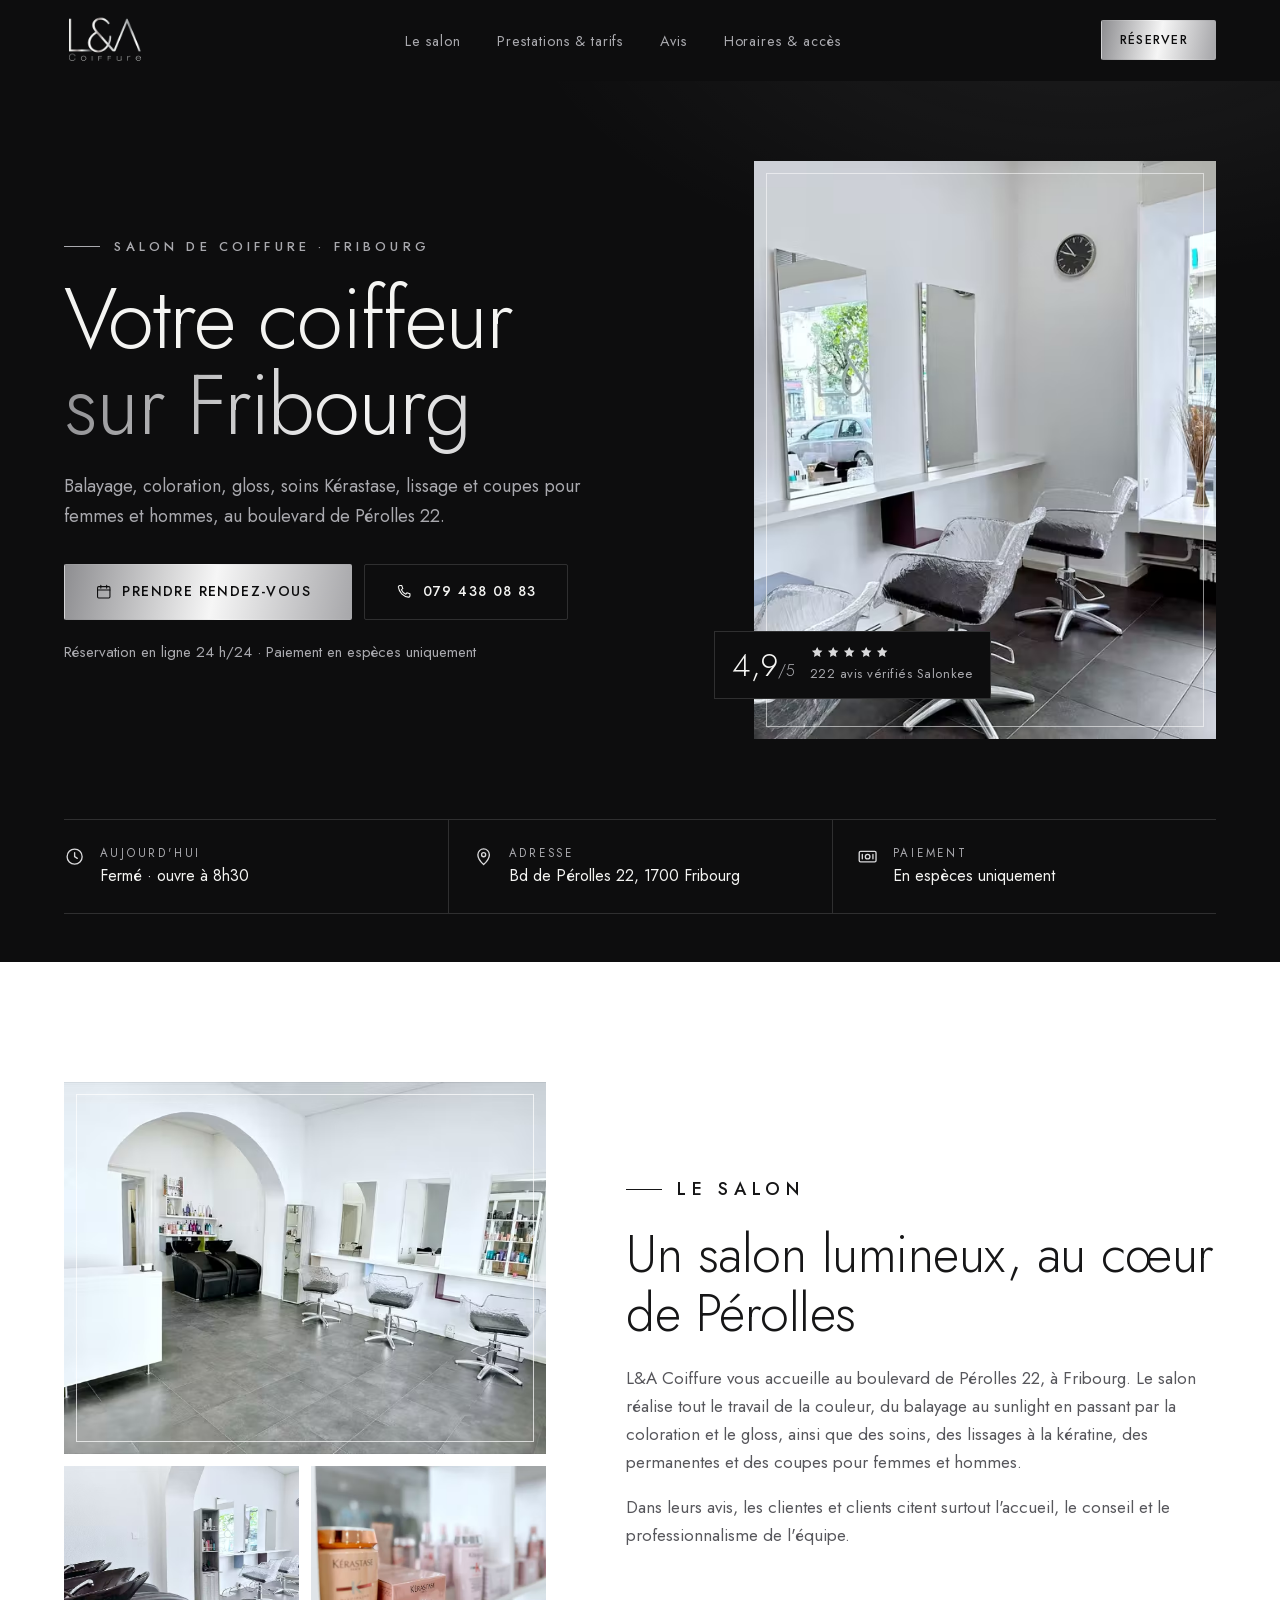
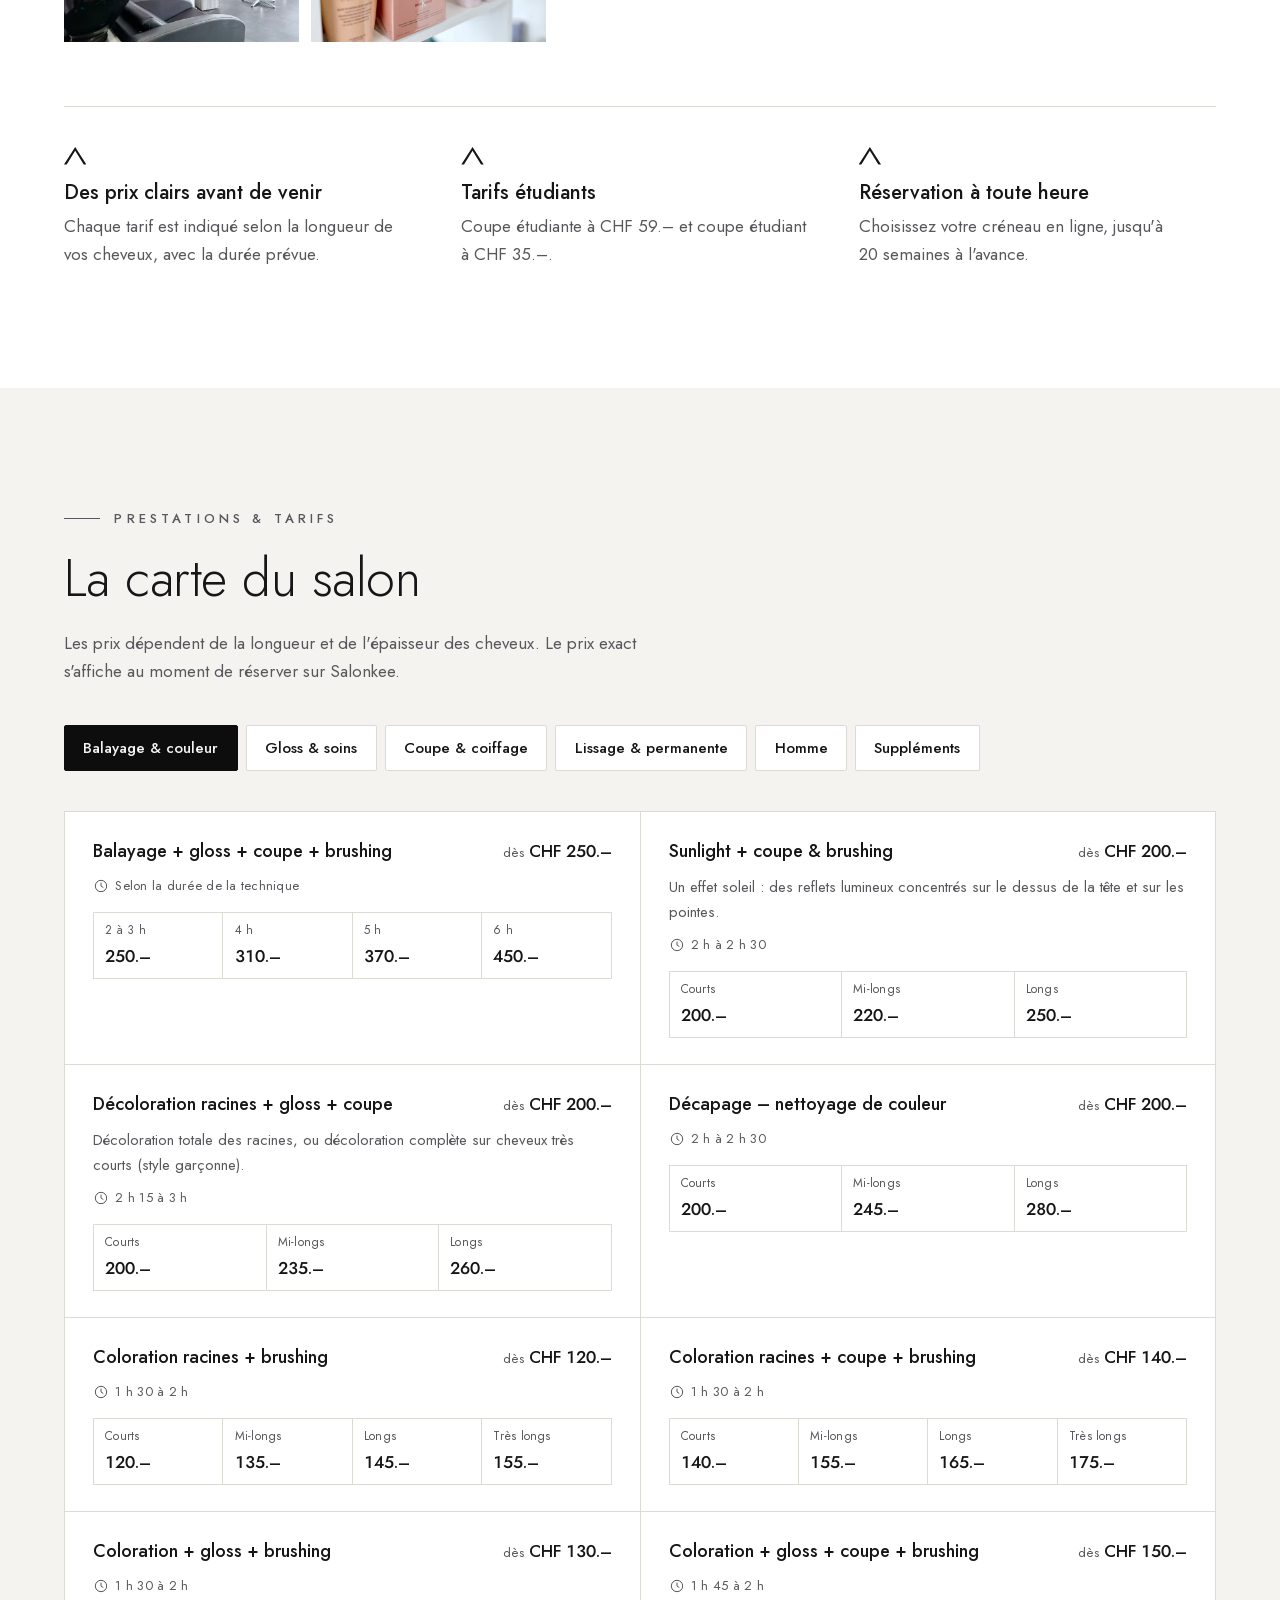
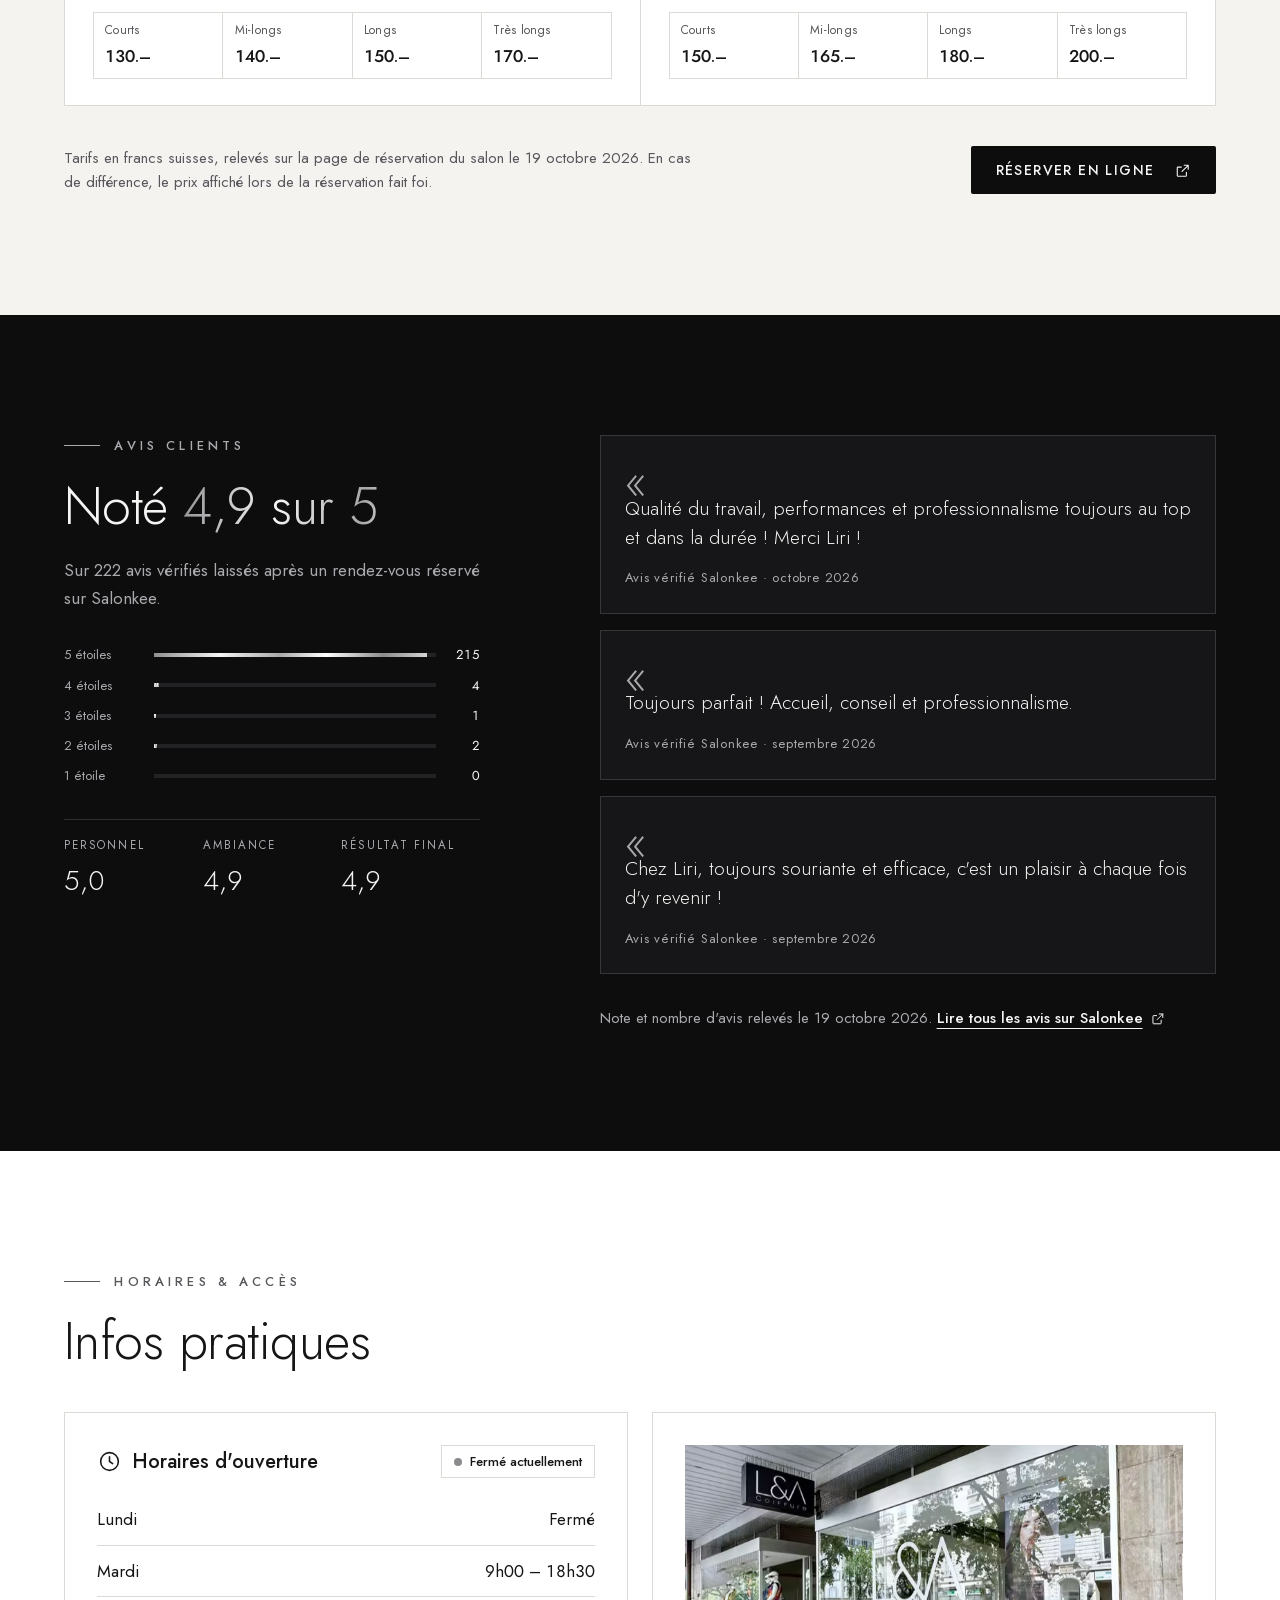
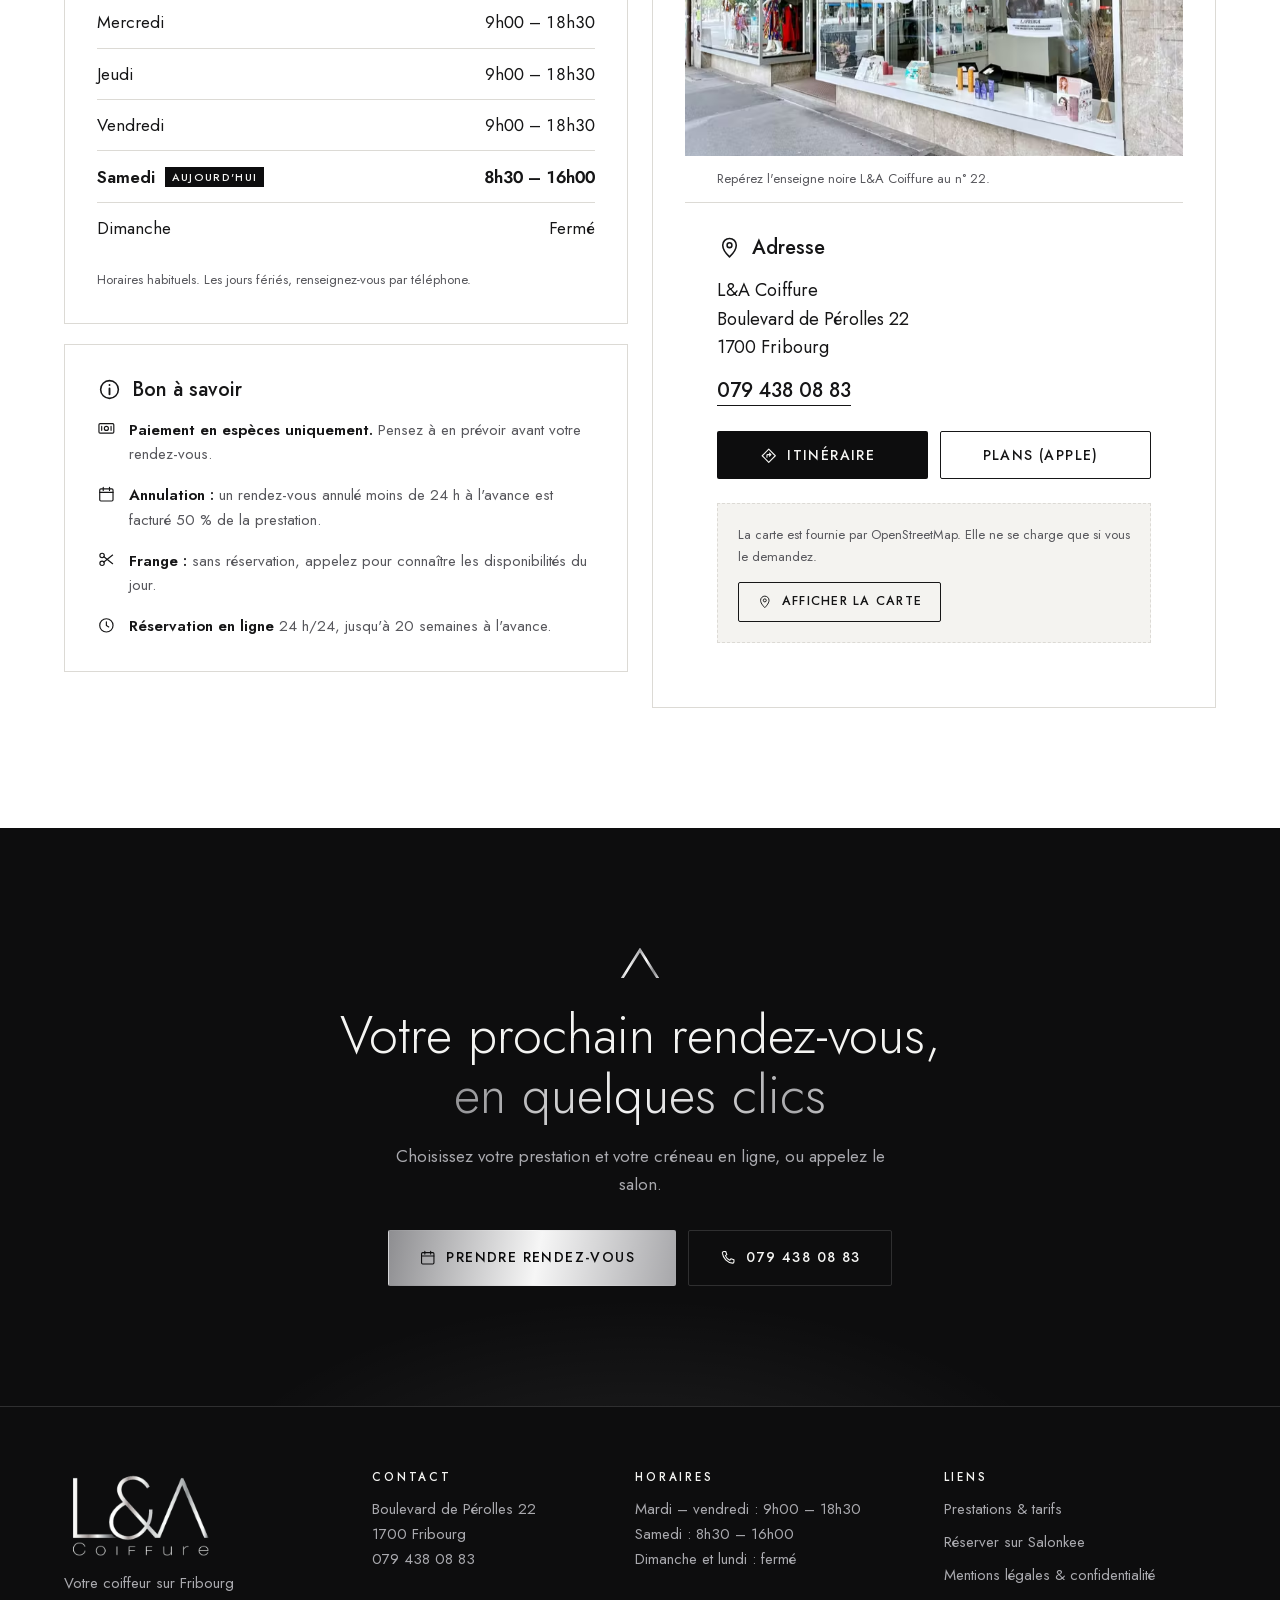
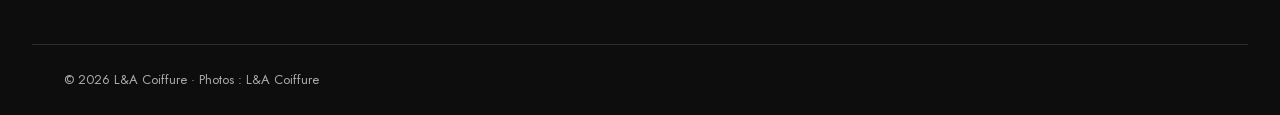
<file: index.html>
<!doctype html>
<html lang="fr-CH">
<head>
  <meta charset="utf-8">
  <meta name="viewport" content="width=device-width, initial-scale=1">
  <title>L&amp;A Coiffure – Salon de coiffure à Fribourg, bd de Pérolles 22</title>
  <meta name="description" content="Salon de coiffure à Fribourg, boulevard de Pérolles 22 : balayage, coloration, gloss, soins Kérastase, lissage kératine et coupes femme et homme. Tarifs détaillés et réservation en ligne.">
  <meta name="theme-color" content="#0d0d0e">
  <script>document.documentElement.className = 'js';</script>

  <link rel="preload" href="assets/fonts/jost-latin.woff2" as="font" type="font/woff2" crossorigin>
  <link rel="stylesheet" href="css/style.css">

  <link rel="icon" href="favicon-32.png" sizes="32x32" type="image/png">
  <link rel="apple-touch-icon" href="apple-touch-icon.png">

  <!-- Partage sur les réseaux (voir README : passer og:image en URL absolue après publication) -->
  <meta property="og:type" content="website">
  <meta property="og:locale" content="fr_CH">
  <meta property="og:site_name" content="L&amp;A Coiffure">
  <meta property="og:title" content="L&amp;A Coiffure – Votre coiffeur sur Fribourg">
  <meta property="og:description" content="Balayage, coloration, soins Kérastase, lissage et coupes au boulevard de Pérolles 22, Fribourg. Réservation en ligne.">
  <meta property="og:image" content="assets/images/og-image.jpg">
  <meta property="og:image:width" content="1200">
  <meta property="og:image:height" content="630">
  <meta name="twitter:card" content="summary_large_image">

  <script type="application/ld+json">
  {
    "@context": "https://schema.org",
    "@type": "HairSalon",
    "name": "L&A Coiffure",
    "slogan": "Votre coiffeur sur Fribourg",
    "telephone": "+41794380883",
    "address": {
      "@type": "PostalAddress",
      "streetAddress": "Boulevard de Pérolles 22",
      "postalCode": "1700",
      "addressLocality": "Fribourg",
      "addressRegion": "FR",
      "addressCountry": "CH"
    },
    "geo": { "@type": "GeoCoordinates", "latitude": 46.799866, "longitude": 7.1528 },
    "openingHoursSpecification": [
      { "@type": "OpeningHoursSpecification", "dayOfWeek": ["Tuesday", "Wednesday", "Thursday", "Friday"], "opens": "09:00", "closes": "18:30" },
      { "@type": "OpeningHoursSpecification", "dayOfWeek": "Saturday", "opens": "08:30", "closes": "16:00" }
    ],
    "paymentAccepted": "Cash",
    "currenciesAccepted": "CHF",
    "priceRange": "CHF 12 – 450",
    "sameAs": ["https://salonkee.ch/salon/la-coiffure"],
    "potentialAction": {
      "@type": "ReserveAction",
      "target": "https://salonkee.ch/salon/la-coiffure"
    }
  }
  </script>
</head>
<body>
  <!-- Icônes (sprite SVG interne) -->
  <svg width="0" height="0" class="sprite" aria-hidden="true" focusable="false">
    <symbol id="i-calendar" viewBox="0 0 24 24"><rect x="3.5" y="5" width="17" height="15.5" rx="1.5" fill="none" stroke="currentColor" stroke-width="1.5"/><path d="M3.5 9.5h17M8 3v4M16 3v4" fill="none" stroke="currentColor" stroke-width="1.5" stroke-linecap="round"/></symbol>
    <symbol id="i-phone" viewBox="0 0 24 24"><path d="M6.6 3.5h2.6l1.5 4.2-2 1.4a11 11 0 0 0 6.2 6.2l1.4-2 4.2 1.5v2.6a2 2 0 0 1-2.2 2A16.5 16.5 0 0 1 4.6 5.7a2 2 0 0 1 2-2.2Z" fill="none" stroke="currentColor" stroke-width="1.5" stroke-linejoin="round"/></symbol>
    <symbol id="i-pin" viewBox="0 0 24 24"><path d="M12 21s-6.5-6.1-6.5-11.2a6.5 6.5 0 0 1 13 0C18.5 14.9 12 21 12 21Z" fill="none" stroke="currentColor" stroke-width="1.5" stroke-linejoin="round"/><circle cx="12" cy="9.8" r="2.3" fill="none" stroke="currentColor" stroke-width="1.5"/></symbol>
    <symbol id="i-clock" viewBox="0 0 24 24"><circle cx="12" cy="12" r="8.5" fill="none" stroke="currentColor" stroke-width="1.5"/><path d="M12 7.5V12l3 2" fill="none" stroke="currentColor" stroke-width="1.5" stroke-linecap="round"/></symbol>
    <symbol id="i-cash" viewBox="0 0 24 24"><rect x="2.5" y="6" width="19" height="12" rx="1.5" fill="none" stroke="currentColor" stroke-width="1.5"/><circle cx="12" cy="12" r="2.6" fill="none" stroke="currentColor" stroke-width="1.5"/><path d="M6 9.5v5M18 9.5v5" fill="none" stroke="currentColor" stroke-width="1.5" stroke-linecap="round"/></symbol>
    <symbol id="i-info" viewBox="0 0 24 24"><circle cx="12" cy="12" r="8.5" fill="none" stroke="currentColor" stroke-width="1.5"/><path d="M12 11v5.5M12 7.6v.1" fill="none" stroke="currentColor" stroke-width="1.8" stroke-linecap="round"/></symbol>
    <symbol id="i-scissors" viewBox="0 0 24 24"><circle cx="6.5" cy="17" r="2.8" fill="none" stroke="currentColor" stroke-width="1.5"/><circle cx="6.5" cy="7" r="2.8" fill="none" stroke="currentColor" stroke-width="1.5"/><path d="M8.8 8.6 20 17.5M8.8 15.4 20 6.5" fill="none" stroke="currentColor" stroke-width="1.5" stroke-linecap="round"/></symbol>
    <symbol id="i-arrow" viewBox="0 0 24 24"><path d="M5 12h14M13 6l6 6-6 6" fill="none" stroke="currentColor" stroke-width="1.5" stroke-linecap="round" stroke-linejoin="round"/></symbol>
    <symbol id="i-external" viewBox="0 0 24 24"><path d="M14 4.5h5.5V10M19.5 4.5 11 13M17 14v4.5a1 1 0 0 1-1 1H5.5a1 1 0 0 1-1-1V8a1 1 0 0 1 1-1H10" fill="none" stroke="currentColor" stroke-width="1.5" stroke-linecap="round" stroke-linejoin="round"/></symbol>
    <symbol id="i-star" viewBox="0 0 24 24"><path d="m12 3.2 2.7 5.6 6.1.8-4.5 4.2 1.1 6.1L12 17l-5.4 2.9 1.1-6.1-4.5-4.2 6.1-.8Z" fill="currentColor"/></symbol>
    <symbol id="i-route" viewBox="0 0 24 24"><path d="M12 3 21 12l-9 9-9-9Z" fill="none" stroke="currentColor" stroke-width="1.5" stroke-linejoin="round"/><path d="M9.5 14v-2.5a1 1 0 0 1 1-1h4M13 8.5l2 2-2 2" fill="none" stroke="currentColor" stroke-width="1.5" stroke-linecap="round" stroke-linejoin="round"/></symbol>
  </svg>

  <a class="skip-link" href="#contenu">Aller au contenu</a>

  <header class="site-header" data-header>
    <div class="container site-header__inner">
      <a class="brand" href="#top" aria-label="L&amp;A Coiffure, retour en haut de page">
        <img class="brand__logo" src="assets/images/logo-la-coiffure.png" width="400" height="244" alt="L&amp;A Coiffure">
      </a>

      <nav class="main-nav" aria-label="Navigation principale">
        <ul class="main-nav__list">
          <li><a href="#salon" data-nav-link>Le salon</a></li>
          <li><a href="#prestations" data-nav-link>Prestations &amp; tarifs</a></li>
          <li><a href="#avis" data-nav-link>Avis</a></li>
          <li><a href="#acces" data-nav-link>Horaires &amp; accès</a></li>
        </ul>
      </nav>

      <div class="site-header__actions">
        <a class="btn btn--silver btn--sm" href="https://salonkee.ch/salon/la-coiffure" target="_blank" rel="noopener">
          Réserver<span class="visually-hidden"> en ligne sur Salonkee (nouvel onglet)</span>
        </a>
        <button class="menu-toggle" type="button" aria-expanded="false" aria-controls="menu-mobile" data-menu-toggle>
          <span class="menu-toggle__bars" aria-hidden="true"></span>
          <span class="visually-hidden">Ouvrir le menu</span>
        </button>
      </div>
    </div>

    <div class="mobile-menu" id="menu-mobile" hidden data-menu>
      <nav aria-label="Menu mobile">
        <ul class="mobile-menu__list">
          <li><a href="#salon">Le salon</a></li>
          <li><a href="#prestations">Prestations &amp; tarifs</a></li>
          <li><a href="#avis">Avis clients</a></li>
          <li><a href="#acces">Horaires &amp; accès</a></li>
        </ul>
      </nav>
      <div class="mobile-menu__footer">
        <a class="btn btn--silver btn--block" href="https://salonkee.ch/salon/la-coiffure" target="_blank" rel="noopener">
          <svg class="icon" aria-hidden="true"><use href="#i-calendar"/></svg>
          Prendre rendez-vous<span class="visually-hidden"> sur Salonkee (nouvel onglet)</span>
        </a>
        <a class="btn btn--ghost btn--block" href="tel:+41794380883">
          <svg class="icon" aria-hidden="true"><use href="#i-phone"/></svg>
          079 438 08 83
        </a>
        <p class="mobile-menu__address">Boulevard de Pérolles 22, 1700 Fribourg</p>
      </div>
    </div>
  </header>

  <main id="contenu">
    <!-- ACCUEIL -->
    <section class="hero" id="top" aria-labelledby="hero-title">
      <div class="container hero__grid">
        <div class="hero__content">
          <p class="eyebrow">Salon de coiffure · Fribourg</p>
          <h1 class="hero__title" id="hero-title">Votre coiffeur <span class="silver">sur Fribourg</span></h1>
          <p class="hero__lead">Balayage, coloration, gloss, soins Kérastase, lissage et coupes pour femmes et hommes, au boulevard de Pérolles&nbsp;22.</p>

          <div class="hero__actions" data-hero-actions>
            <a class="btn btn--silver btn--lg" href="https://salonkee.ch/salon/la-coiffure" target="_blank" rel="noopener">
              <svg class="icon" aria-hidden="true"><use href="#i-calendar"/></svg>
              Prendre rendez-vous<span class="visually-hidden"> sur Salonkee (nouvel onglet)</span>
            </a>
            <a class="btn btn--ghost btn--lg" href="tel:+41794380883">
              <svg class="icon" aria-hidden="true"><use href="#i-phone"/></svg>
              079 438 08 83
            </a>
          </div>

          <p class="hero__note">Réservation en ligne 24 h/24 · Paiement en espèces uniquement</p>
        </div>

        <figure class="hero__media">
          <div class="frame">
            <picture>
              <source type="image/avif" srcset="assets/images/salon-postes-560.avif 560w, assets/images/salon-postes-880.avif 880w" sizes="(min-width: 1024px) 40vw, (min-width: 768px) 80vw, 100vw">
              <img src="assets/images/salon-postes-880.jpg" srcset="assets/images/salon-postes-560.jpg 560w, assets/images/salon-postes-880.jpg 880w" sizes="(min-width: 1024px) 40vw, (min-width: 768px) 80vw, 100vw" width="880" height="1100" alt="Les postes de coiffage du salon : fauteuils transparents, grands miroirs et fenêtre sur le boulevard de Pérolles" fetchpriority="high" decoding="async">
            </picture>
          </div>
          <a class="rating-badge" href="#avis">
            <span class="rating-badge__score">4,9<span class="rating-badge__max">/5</span></span>
            <span class="rating-badge__text">
              <span class="stars" aria-hidden="true"><svg><use href="#i-star"/></svg><svg><use href="#i-star"/></svg><svg><use href="#i-star"/></svg><svg><use href="#i-star"/></svg><svg><use href="#i-star"/></svg></span>
              222 avis vérifiés Salonkee
            </span>
          </a>
        </figure>
      </div>

      <div class="container">
        <ul class="facts">
          <li class="facts__item">
            <svg class="icon" aria-hidden="true"><use href="#i-clock"/></svg>
            <span><span class="facts__label">Aujourd'hui</span><span class="facts__value" data-open-status>Mar–ven 9h00–18h30 · sam 8h30–16h00</span></span>
          </li>
          <li class="facts__item">
            <svg class="icon" aria-hidden="true"><use href="#i-pin"/></svg>
            <span><span class="facts__label">Adresse</span><span class="facts__value">Bd de Pérolles 22, 1700 Fribourg</span></span>
          </li>
          <li class="facts__item">
            <svg class="icon" aria-hidden="true"><use href="#i-cash"/></svg>
            <span><span class="facts__label">Paiement</span><span class="facts__value">En espèces uniquement</span></span>
          </li>
        </ul>
      </div>
    </section>

    <!-- LE SALON -->
    <section class="section section--light" id="salon" aria-labelledby="salon-title">
      <div class="container">
        <div class="salon">
          <div class="salon__text reveal">
            <p class="eyebrow eyebrow--dark">Le salon</p>
            <h2 class="section-title" id="salon-title">Un salon lumineux, au cœur de Pérolles</h2>
            <p>L&amp;A Coiffure vous accueille au boulevard de Pérolles 22, à Fribourg. Le salon réalise tout le travail de la couleur, du balayage au sunlight en passant par la coloration et le gloss, ainsi que des soins, des lissages à la kératine, des permanentes et des coupes pour femmes et hommes.</p>
            <p>Dans leurs avis, les clientes et clients citent surtout l'accueil, le conseil et le professionnalisme de l'équipe.</p>
          </div>

          <div class="salon__gallery reveal">
            <figure class="salon__main frame frame--dark">
              <picture>
                <source type="image/avif" srcset="assets/images/salon-interieur-720.avif 720w, assets/images/salon-interieur-1200.avif 1200w" sizes="(min-width: 1024px) 50vw, 100vw">
                <img src="assets/images/salon-interieur-1200.jpg" srcset="assets/images/salon-interieur-720.jpg 720w, assets/images/salon-interieur-1200.jpg 1200w" sizes="(min-width: 1024px) 50vw, 100vw" width="1200" height="922" alt="Vue d'ensemble du salon : accueil, bacs de lavage sous une arche et trois postes de coiffage" loading="lazy" decoding="async">
              </picture>
            </figure>
            <figure class="salon__thumb">
              <picture>
                <source type="image/avif" srcset="assets/images/salon-bacs-720.avif">
                <img src="assets/images/salon-bacs-720.jpg" width="720" height="554" alt="Les bacs de lavage du salon" loading="lazy" decoding="async">
              </picture>
            </figure>
            <figure class="salon__thumb">
              <picture>
                <source type="image/avif" srcset="assets/images/produits-kerastase-720.avif">
                <img src="assets/images/produits-kerastase-720.jpg" width="720" height="554" alt="Produits de soin Kérastase en rayon au salon" loading="lazy" decoding="async">
              </picture>
            </figure>
          </div>
        </div>

        <ul class="pillars">
          <li class="pillar reveal">
            <span class="pillar__mark" aria-hidden="true"></span>
            <h3 class="pillar__title">Des prix clairs avant de venir</h3>
            <p>Chaque tarif est indiqué selon la longueur de vos cheveux, avec la durée prévue.</p>
          </li>
          <li class="pillar reveal">
            <span class="pillar__mark" aria-hidden="true"></span>
            <h3 class="pillar__title">Tarifs étudiants</h3>
            <p>Coupe étudiante à CHF&nbsp;59.– et coupe étudiant à CHF&nbsp;35.–.</p>
          </li>
          <li class="pillar reveal">
            <span class="pillar__mark" aria-hidden="true"></span>
            <h3 class="pillar__title">Réservation à toute heure</h3>
            <p>Choisissez votre créneau en ligne, jusqu'à 20&nbsp;semaines à l'avance.</p>
          </li>
        </ul>
      </div>
    </section>

    <!-- PRESTATIONS & TARIFS -->
    <section class="section section--paper" id="prestations" aria-labelledby="prestations-title">
      <div class="container">
        <div class="section-head reveal">
          <p class="eyebrow eyebrow--dark">Prestations &amp; tarifs</p>
          <h2 class="section-title" id="prestations-title">La carte du salon</h2>
          <p class="section-intro">Les prix dépendent de la longueur et de l'épaisseur des cheveux. Le prix exact s'affiche au moment de réserver sur Salonkee.</p>
        </div>

        <div class="tabs" data-tabs>
          <div class="tabs__list" data-tabs-list hidden>
            <button type="button" class="tabs__tab" data-tab="couleur">Balayage &amp; couleur</button>
            <button type="button" class="tabs__tab" data-tab="soins">Gloss &amp; soins</button>
            <button type="button" class="tabs__tab" data-tab="coupe">Coupe &amp; coiffage</button>
            <button type="button" class="tabs__tab" data-tab="lissage">Lissage &amp; permanente</button>
            <button type="button" class="tabs__tab" data-tab="homme">Homme</button>
            <button type="button" class="tabs__tab" data-tab="supplements">Suppléments</button>
          </div>

          <!-- Balayage & couleur -->
          <div class="tabs__panel" id="tarifs-couleur" data-panel="couleur">
            <h3 class="panel-title">Balayage &amp; couleur</h3>
            <ul class="svc-list">
              <li class="svc">
                <div class="svc__head"><h4 class="svc__name">Balayage + gloss + coupe + brushing</h4><p class="svc__price"><span class="svc__from">dès</span> CHF 250.–</p></div>
                <p class="svc__meta"><svg class="icon" aria-hidden="true"><use href="#i-clock"/></svg>Selon la durée de la technique</p>
                <ul class="variants">
                  <li><span>2 à 3 h</span><b>250.–</b></li>
                  <li><span>4 h</span><b>310.–</b></li>
                  <li><span>5 h</span><b>370.–</b></li>
                  <li><span>6 h</span><b>450.–</b></li>
                </ul>
              </li>
              <li class="svc">
                <div class="svc__head"><h4 class="svc__name">Sunlight + coupe &amp; brushing</h4><p class="svc__price"><span class="svc__from">dès</span> CHF 200.–</p></div>
                <p class="svc__desc">Un effet soleil : des reflets lumineux concentrés sur le dessus de la tête et sur les pointes.</p>
                <p class="svc__meta"><svg class="icon" aria-hidden="true"><use href="#i-clock"/></svg>2 h à 2 h 30</p>
                <ul class="variants">
                  <li><span>Courts</span><b>200.–</b></li>
                  <li><span>Mi-longs</span><b>220.–</b></li>
                  <li><span>Longs</span><b>250.–</b></li>
                </ul>
              </li>
              <li class="svc">
                <div class="svc__head"><h4 class="svc__name">Décoloration racines + gloss + coupe</h4><p class="svc__price"><span class="svc__from">dès</span> CHF 200.–</p></div>
                <p class="svc__desc">Décoloration totale des racines, ou décoloration complète sur cheveux très courts (style garçonne).</p>
                <p class="svc__meta"><svg class="icon" aria-hidden="true"><use href="#i-clock"/></svg>2 h 15 à 3 h</p>
                <ul class="variants">
                  <li><span>Courts</span><b>200.–</b></li>
                  <li><span>Mi-longs</span><b>235.–</b></li>
                  <li><span>Longs</span><b>260.–</b></li>
                </ul>
              </li>
              <li class="svc">
                <div class="svc__head"><h4 class="svc__name">Décapage – nettoyage de couleur</h4><p class="svc__price"><span class="svc__from">dès</span> CHF 200.–</p></div>
                <p class="svc__meta"><svg class="icon" aria-hidden="true"><use href="#i-clock"/></svg>2 h à 2 h 30</p>
                <ul class="variants">
                  <li><span>Courts</span><b>200.–</b></li>
                  <li><span>Mi-longs</span><b>245.–</b></li>
                  <li><span>Longs</span><b>280.–</b></li>
                </ul>
              </li>
              <li class="svc">
                <div class="svc__head"><h4 class="svc__name">Coloration racines + brushing</h4><p class="svc__price"><span class="svc__from">dès</span> CHF 120.–</p></div>
                <p class="svc__meta"><svg class="icon" aria-hidden="true"><use href="#i-clock"/></svg>1 h 30 à 2 h</p>
                <ul class="variants">
                  <li><span>Courts</span><b>120.–</b></li>
                  <li><span>Mi-longs</span><b>135.–</b></li>
                  <li><span>Longs</span><b>145.–</b></li>
                  <li><span>Très longs</span><b>155.–</b></li>
                </ul>
              </li>
              <li class="svc">
                <div class="svc__head"><h4 class="svc__name">Coloration racines + coupe + brushing</h4><p class="svc__price"><span class="svc__from">dès</span> CHF 140.–</p></div>
                <p class="svc__meta"><svg class="icon" aria-hidden="true"><use href="#i-clock"/></svg>1 h 30 à 2 h</p>
                <ul class="variants">
                  <li><span>Courts</span><b>140.–</b></li>
                  <li><span>Mi-longs</span><b>155.–</b></li>
                  <li><span>Longs</span><b>165.–</b></li>
                  <li><span>Très longs</span><b>175.–</b></li>
                </ul>
              </li>
              <li class="svc">
                <div class="svc__head"><h4 class="svc__name">Coloration + gloss + brushing</h4><p class="svc__price"><span class="svc__from">dès</span> CHF 130.–</p></div>
                <p class="svc__meta"><svg class="icon" aria-hidden="true"><use href="#i-clock"/></svg>1 h 30 à 2 h</p>
                <ul class="variants">
                  <li><span>Courts</span><b>130.–</b></li>
                  <li><span>Mi-longs</span><b>140.–</b></li>
                  <li><span>Longs</span><b>150.–</b></li>
                  <li><span>Très longs</span><b>170.–</b></li>
                </ul>
              </li>
              <li class="svc">
                <div class="svc__head"><h4 class="svc__name">Coloration + gloss + coupe + brushing</h4><p class="svc__price"><span class="svc__from">dès</span> CHF 150.–</p></div>
                <p class="svc__meta"><svg class="icon" aria-hidden="true"><use href="#i-clock"/></svg>1 h 45 à 2 h</p>
                <ul class="variants">
                  <li><span>Courts</span><b>150.–</b></li>
                  <li><span>Mi-longs</span><b>165.–</b></li>
                  <li><span>Longs</span><b>180.–</b></li>
                  <li><span>Très longs</span><b>200.–</b></li>
                </ul>
              </li>
            </ul>
          </div>

          <!-- Gloss & soins -->
          <div class="tabs__panel" id="tarifs-soins" data-panel="soins">
            <h3 class="panel-title">Gloss &amp; soins</h3>
            <ul class="svc-list">
              <li class="svc">
                <div class="svc__head"><h4 class="svc__name">Gloss + brushing</h4><p class="svc__price"><span class="svc__from">dès</span> CHF 108.–</p></div>
                <p class="svc__meta"><svg class="icon" aria-hidden="true"><use href="#i-clock"/></svg>1 h à 1 h 30</p>
                <ul class="variants">
                  <li><span>Courts</span><b>108.–</b></li>
                  <li><span>Mi-longs</span><b>120.–</b></li>
                  <li><span>Longs</span><b>135.–</b></li>
                  <li><span>Très longs</span><b>150.–</b></li>
                </ul>
              </li>
              <li class="svc">
                <div class="svc__head"><h4 class="svc__name">Gloss + coupe + brushing</h4><p class="svc__price"><span class="svc__from">dès</span> CHF 135.–</p></div>
                <p class="svc__meta"><svg class="icon" aria-hidden="true"><use href="#i-clock"/></svg>1 h 15 à 1 h 45</p>
                <ul class="variants">
                  <li><span>Courts</span><b>135.–</b></li>
                  <li><span>Mi-longs</span><b>150.–</b></li>
                  <li><span>Longs</span><b>165.–</b></li>
                  <li><span>Très longs</span><b>180.–</b></li>
                </ul>
              </li>
              <li class="svc">
                <div class="svc__head"><h4 class="svc__name">Gloss + soin botox + brushing</h4><p class="svc__price"><span class="svc__from">dès</span> CHF 170.–</p></div>
                <p class="svc__meta"><svg class="icon" aria-hidden="true"><use href="#i-clock"/></svg>1 h 45 à 2 h 15</p>
                <ul class="variants">
                  <li><span>Courts</span><b>170.–</b></li>
                  <li><span>Mi-longs</span><b>185.–</b></li>
                  <li><span>Longs</span><b>200.–</b></li>
                  <li><span>Très longs</span><b>225.–</b></li>
                </ul>
              </li>
              <li class="svc">
                <div class="svc__head"><h4 class="svc__name">Gloss + coupe + brushing + soin botox</h4><p class="svc__price"><span class="svc__from">dès</span> CHF 195.–</p></div>
                <p class="svc__meta"><svg class="icon" aria-hidden="true"><use href="#i-clock"/></svg>2 h à 2 h 30</p>
                <ul class="variants">
                  <li><span>Courts</span><b>195.–</b></li>
                  <li><span>Mi-longs</span><b>225.–</b></li>
                  <li><span>Longs</span><b>245.–</b></li>
                  <li><span>Très longs</span><b>260.–</b></li>
                </ul>
              </li>
              <li class="svc">
                <div class="svc__head"><h4 class="svc__name">Soin botox + brushing</h4><p class="svc__price"><span class="svc__from">dès</span> CHF 98.–</p></div>
                <p class="svc__meta"><svg class="icon" aria-hidden="true"><use href="#i-clock"/></svg>1 h 15 à 1 h 45</p>
                <ul class="variants">
                  <li><span>Courts</span><b>98.–</b></li>
                  <li><span>Mi-longs</span><b>125.–</b></li>
                  <li><span>Longs</span><b>145.–</b></li>
                  <li><span>Très longs</span><b>160.–</b></li>
                </ul>
              </li>
              <li class="svc">
                <div class="svc__head"><h4 class="svc__name">Soin botox + coupe + brushing</h4><p class="svc__price"><span class="svc__from">dès</span> CHF 125.–</p></div>
                <p class="svc__meta"><svg class="icon" aria-hidden="true"><use href="#i-clock"/></svg>1 h 15 à 1 h 45</p>
                <ul class="variants">
                  <li><span>Courts</span><b>125.–</b></li>
                  <li><span>Mi-longs</span><b>145.–</b></li>
                  <li><span>Longs</span><b>165.–</b></li>
                  <li><span>Très longs</span><b>180.–</b></li>
                </ul>
              </li>
            </ul>
          </div>

          <!-- Coupe & coiffage -->
          <div class="tabs__panel" id="tarifs-coupe" data-panel="coupe">
            <h3 class="panel-title">Coupe &amp; coiffage</h3>
            <ul class="svc-list">
              <li class="svc">
                <div class="svc__head"><h4 class="svc__name">Coupe femme</h4><p class="svc__price"><span class="svc__from">dès</span> CHF 55.–</p></div>
                <p class="svc__meta"><svg class="icon" aria-hidden="true"><use href="#i-clock"/></svg>30 min à 1 h 15</p>
                <ul class="variants">
                  <li><span>Très courts</span><b>55.–</b></li>
                  <li><span>Courts</span><b>65.–</b></li>
                  <li><span>Mi-longs</span><b>75.–</b></li>
                  <li><span>Longs</span><b>85.–</b></li>
                  <li><span>Très longs</span><b>95.–</b></li>
                </ul>
              </li>
              <li class="svc">
                <div class="svc__head"><h4 class="svc__name">Coupe étudiante</h4><p class="svc__price">CHF 59.–</p></div>
                <p class="svc__desc">Avec séchage naturel.</p>
                <p class="svc__meta"><svg class="icon" aria-hidden="true"><use href="#i-clock"/></svg>45 min</p>
              </li>
              <li class="svc">
                <div class="svc__head"><h4 class="svc__name">Coupe à sec, cheveux lisses</h4><p class="svc__price">CHF 55.–</p></div>
                <p class="svc__desc">Sans shampooing.</p>
                <p class="svc__meta"><svg class="icon" aria-hidden="true"><use href="#i-clock"/></svg>30 min</p>
              </li>
              <li class="svc">
                <div class="svc__head"><h4 class="svc__name">Brushing</h4><p class="svc__price"><span class="svc__from">dès</span> CHF 38.–</p></div>
                <p class="svc__meta"><svg class="icon" aria-hidden="true"><use href="#i-clock"/></svg>30 min à 1 h</p>
                <ul class="variants">
                  <li><span>Courts</span><b>38.–</b></li>
                  <li><span>Mi-longs</span><b>45.–</b></li>
                  <li><span>Longs</span><b>55.–</b></li>
                  <li><span>Très longs</span><b>65.–</b></li>
                </ul>
                <p class="svc__note">Cheveux très épais : mi-longs 55.–, longs 65.–, très longs 80.–</p>
              </li>
              <li class="svc">
                <div class="svc__head"><h4 class="svc__name">Brushing complexe (sans attache)</h4><p class="svc__price"><span class="svc__from">dès</span> CHF 44.–</p></div>
                <p class="svc__meta"><svg class="icon" aria-hidden="true"><use href="#i-clock"/></svg>45 min à 1 h</p>
                <ul class="variants">
                  <li><span>Mi-longs</span><b>44.–</b></li>
                  <li><span>Longs</span><b>55.–</b></li>
                  <li><span>Extra longs</span><b>65.–</b></li>
                </ul>
              </li>
              <li class="svc">
                <div class="svc__head"><h4 class="svc__name">Coiffage à sec (sans attache)</h4><p class="svc__price">CHF 20.–</p></div>
                <p class="svc__meta"><svg class="icon" aria-hidden="true"><use href="#i-clock"/></svg>15 à 20 min</p>
              </li>
              <li class="svc svc--highlight">
                <div class="svc__head"><h4 class="svc__name">Frange</h4><p class="svc__price">CHF 15.–</p></div>
                <p class="svc__desc">Pas de réservation à l'avance : appelez le salon pour connaître les disponibilités du jour.</p>
                <p class="svc__meta"><svg class="icon" aria-hidden="true"><use href="#i-clock"/></svg>15 min</p>
                <a class="text-link" href="tel:+41794380883"><svg class="icon" aria-hidden="true"><use href="#i-phone"/></svg>Appeler le 079 438 08 83</a>
              </li>
            </ul>
          </div>

          <!-- Lissage & permanente -->
          <div class="tabs__panel" id="tarifs-lissage" data-panel="lissage">
            <h3 class="panel-title">Lissage &amp; permanente</h3>
            <ul class="svc-list">
              <li class="svc">
                <div class="svc__head"><h4 class="svc__name">Lissage kératine</h4><p class="svc__price"><span class="svc__from">dès</span> CHF 210.–</p></div>
                <p class="svc__meta"><svg class="icon" aria-hidden="true"><use href="#i-clock"/></svg>2 h 15 à 3 h</p>
                <ul class="variants">
                  <li><span>Courts</span><b>210.–</b></li>
                  <li><span>Mi-longs</span><b>260.–</b></li>
                  <li><span>Longs</span><b>310.–</b></li>
                  <li><span>Très longs</span><b>360.–</b></li>
                </ul>
                <p class="svc__note">Suppléments : cheveux très épais + 50.–, cheveux extra longs + 25.–</p>
              </li>
              <li class="svc">
                <div class="svc__head"><h4 class="svc__name">Permanente</h4><p class="svc__price"><span class="svc__from">dès</span> CHF 165.–</p></div>
                <p class="svc__meta"><svg class="icon" aria-hidden="true"><use href="#i-clock"/></svg>2 h à 3 h</p>
                <ul class="variants">
                  <li><span>Très courts</span><b>165.–</b></li>
                  <li><span>Courts à mi-longs</span><b>230.–</b></li>
                </ul>
              </li>
            </ul>
          </div>

          <!-- Homme -->
          <div class="tabs__panel" id="tarifs-homme" data-panel="homme">
            <h3 class="panel-title">Homme</h3>
            <ul class="svc-list">
              <li class="svc">
                <div class="svc__head"><h4 class="svc__name">Coupe homme</h4><p class="svc__price"><span class="svc__from">dès</span> CHF 39.–</p></div>
                <p class="svc__meta"><svg class="icon" aria-hidden="true"><use href="#i-clock"/></svg>30 à 45 min</p>
                <ul class="variants">
                  <li><span>Courts</span><b>39.–</b></li>
                  <li><span>Mi-longs à longs</span><b>55.–</b></li>
                </ul>
              </li>
              <li class="svc">
                <div class="svc__head"><h4 class="svc__name">Coupe étudiant</h4><p class="svc__price">CHF 35.–</p></div>
                <p class="svc__meta"><svg class="icon" aria-hidden="true"><use href="#i-clock"/></svg>30 min</p>
              </li>
              <li class="svc">
                <div class="svc__head"><h4 class="svc__name">Coupe tondeuse</h4><p class="svc__price">CHF 28.–</p></div>
                <p class="svc__desc">Entièrement à la tondeuse, ou uniquement sur les côtés.</p>
                <p class="svc__meta"><svg class="icon" aria-hidden="true"><use href="#i-clock"/></svg>15 min</p>
              </li>
              <li class="svc">
                <div class="svc__head"><h4 class="svc__name">Gloss ou couleur + coupe</h4><p class="svc__price">CHF 95.–</p></div>
                <p class="svc__meta"><svg class="icon" aria-hidden="true"><use href="#i-clock"/></svg>1 h 15</p>
              </li>
              <li class="svc">
                <div class="svc__head"><h4 class="svc__name">Décoloration homme</h4><p class="svc__price">CHF 150.–</p></div>
                <p class="svc__meta"><svg class="icon" aria-hidden="true"><use href="#i-clock"/></svg>2 h 30</p>
              </li>
            </ul>
          </div>

          <!-- Suppléments -->
          <div class="tabs__panel" id="tarifs-supplements" data-panel="supplements">
            <h3 class="panel-title">Suppléments</h3>
            <p class="panel-intro">À ajouter à une prestation lors de votre réservation.</p>
            <ul class="svc-list">
              <li class="svc">
                <div class="svc__head"><h4 class="svc__name">Kérastase Première</h4><p class="svc__price">CHF 35.–</p></div>
                <p class="svc__meta"><svg class="icon" aria-hidden="true"><use href="#i-clock"/></svg>15 min</p>
              </li>
              <li class="svc">
                <div class="svc__head"><h4 class="svc__name">Supplément botox</h4><p class="svc__price"><span class="svc__from">dès</span> CHF 60.–</p></div>
                <p class="svc__meta"><svg class="icon" aria-hidden="true"><use href="#i-clock"/></svg>30 min</p>
                <ul class="variants">
                  <li><span>Courts</span><b>60.–</b></li>
                  <li><span>Mi-longs</span><b>75.–</b></li>
                  <li><span>Longs</span><b>90.–</b></li>
                </ul>
              </li>
              <li class="svc">
                <div class="svc__head"><h4 class="svc__name">Supplément soin</h4><p class="svc__price">CHF 12.–</p></div>
                <p class="svc__meta"><svg class="icon" aria-hidden="true"><use href="#i-clock"/></svg>15 min</p>
              </li>
            </ul>
          </div>
        </div>

        <div class="prices-footer reveal">
          <p class="prices-footer__note">Tarifs en francs suisses, relevés sur la page de réservation du salon le 19&nbsp;octobre 2026. En cas de différence, le prix affiché lors de la réservation fait foi.</p>
          <a class="btn btn--dark" href="https://salonkee.ch/salon/la-coiffure" target="_blank" rel="noopener">
            Réserver en ligne<span class="visually-hidden"> sur Salonkee (nouvel onglet)</span>
            <svg class="icon" aria-hidden="true"><use href="#i-external"/></svg>
          </a>
        </div>
      </div>
    </section>

    <!-- AVIS -->
    <section class="section section--dark" id="avis" aria-labelledby="avis-title">
      <div class="container">
        <div class="reviews">
          <div class="reviews__summary reveal">
            <p class="eyebrow">Avis clients</p>
            <h2 class="section-title" id="avis-title">Noté <span class="silver">4,9 sur 5</span></h2>
            <p class="reviews__lead">Sur 222 avis vérifiés laissés après un rendez-vous réservé sur Salonkee.</p>

            <dl class="histogram" aria-label="Répartition des 222 avis">
              <div class="histogram__row"><dt>5 étoiles</dt><dd><span class="histogram__bar" style="--v: 96.8%"></span><span class="histogram__count">215</span></dd></div>
              <div class="histogram__row"><dt>4 étoiles</dt><dd><span class="histogram__bar" style="--v: 1.8%"></span><span class="histogram__count">4</span></dd></div>
              <div class="histogram__row"><dt>3 étoiles</dt><dd><span class="histogram__bar" style="--v: 0.5%"></span><span class="histogram__count">1</span></dd></div>
              <div class="histogram__row"><dt>2 étoiles</dt><dd><span class="histogram__bar" style="--v: 0.9%"></span><span class="histogram__count">2</span></dd></div>
              <div class="histogram__row"><dt>1 étoile</dt><dd><span class="histogram__bar" style="--v: 0%"></span><span class="histogram__count">0</span></dd></div>
            </dl>

            <dl class="subscores">
              <div><dt>Personnel</dt><dd>5,0</dd></div>
              <div><dt>Ambiance</dt><dd>4,9</dd></div>
              <div><dt>Résultat final</dt><dd>4,9</dd></div>
            </dl>
          </div>

          <div class="reviews__quotes">
            <figure class="quote reveal">
              <blockquote><p>Qualité du travail, performances et professionnalisme toujours au top et dans la durée ! Merci Liri !</p></blockquote>
              <figcaption>Avis vérifié Salonkee · octobre 2026</figcaption>
            </figure>
            <figure class="quote reveal">
              <blockquote><p>Toujours parfait ! Accueil, conseil et professionnalisme.</p></blockquote>
              <figcaption>Avis vérifié Salonkee · septembre 2026</figcaption>
            </figure>
            <figure class="quote reveal">
              <blockquote><p>Chez Liri, toujours souriante et efficace, c'est un plaisir à chaque fois d'y revenir !</p></blockquote>
              <figcaption>Avis vérifié Salonkee · septembre 2026</figcaption>
            </figure>
            <p class="reviews__source">
              Note et nombre d'avis relevés le 19 octobre 2026.
              <a class="text-link text-link--light" href="https://salonkee.ch/salon/la-coiffure" target="_blank" rel="noopener">Lire tous les avis sur Salonkee<span class="visually-hidden"> (nouvel onglet)</span><svg class="icon" aria-hidden="true"><use href="#i-external"/></svg></a>
            </p>
          </div>
        </div>
      </div>
    </section>

    <!-- HORAIRES & ACCÈS -->
    <section class="section section--light" id="acces" aria-labelledby="acces-title">
      <div class="container">
        <div class="section-head reveal">
          <p class="eyebrow eyebrow--dark">Horaires &amp; accès</p>
          <h2 class="section-title" id="acces-title">Infos pratiques</h2>
        </div>

        <div class="practical">
          <div class="practical__col reveal">
            <div class="card">
              <div class="card__head">
                <h3 class="card__title"><svg class="icon" aria-hidden="true"><use href="#i-clock"/></svg>Horaires d'ouverture</h3>
                <p class="status" data-open-status-badge hidden></p>
              </div>
              <table class="hours" data-hours>
                <caption class="visually-hidden">Horaires d'ouverture du salon</caption>
                <tbody>
                  <tr data-day="1"><th scope="row">Lundi</th><td>Fermé</td></tr>
                  <tr data-day="2" data-open="09:00" data-close="18:30"><th scope="row">Mardi</th><td>9h00 – 18h30</td></tr>
                  <tr data-day="3" data-open="09:00" data-close="18:30"><th scope="row">Mercredi</th><td>9h00 – 18h30</td></tr>
                  <tr data-day="4" data-open="09:00" data-close="18:30"><th scope="row">Jeudi</th><td>9h00 – 18h30</td></tr>
                  <tr data-day="5" data-open="09:00" data-close="18:30"><th scope="row">Vendredi</th><td>9h00 – 18h30</td></tr>
                  <tr data-day="6" data-open="08:30" data-close="16:00"><th scope="row">Samedi</th><td>8h30 – 16h00</td></tr>
                  <tr data-day="0"><th scope="row">Dimanche</th><td>Fermé</td></tr>
                </tbody>
              </table>
              <p class="card__small">Horaires habituels. Les jours fériés, renseignez-vous par téléphone.</p>
            </div>

            <div class="card">
              <h3 class="card__title"><svg class="icon" aria-hidden="true"><use href="#i-info"/></svg>Bon à savoir</h3>
              <ul class="checklist">
                <li><svg class="icon" aria-hidden="true"><use href="#i-cash"/></svg><span><strong>Paiement en espèces uniquement.</strong> Pensez à en prévoir avant votre rendez-vous.</span></li>
                <li><svg class="icon" aria-hidden="true"><use href="#i-calendar"/></svg><span><strong>Annulation :</strong> un rendez-vous annulé moins de 24&nbsp;h à l'avance est facturé 50&nbsp;% de la prestation.</span></li>
                <li><svg class="icon" aria-hidden="true"><use href="#i-scissors"/></svg><span><strong>Frange :</strong> sans réservation, appelez pour connaître les disponibilités du jour.</span></li>
                <li><svg class="icon" aria-hidden="true"><use href="#i-clock"/></svg><span><strong>Réservation en ligne</strong> 24&nbsp;h/24, jusqu'à 20&nbsp;semaines à l'avance.</span></li>
              </ul>
            </div>
          </div>

          <div class="practical__col reveal">
            <div class="card card--flush">
              <figure class="access__photo">
                <picture>
                  <source type="image/avif" srcset="assets/images/vitrine-720.avif 720w, assets/images/vitrine-1200.avif 1200w" sizes="(min-width: 1024px) 45vw, 100vw">
                  <img src="assets/images/vitrine-1200.jpg" srcset="assets/images/vitrine-720.jpg 720w, assets/images/vitrine-1200.jpg 1200w" sizes="(min-width: 1024px) 45vw, 100vw" width="1200" height="884" alt="La vitrine du salon L&amp;A Coiffure et son enseigne noire, au boulevard de Pérolles 22" loading="lazy" decoding="async">
                </picture>
                <figcaption>Repérez l'enseigne noire L&amp;A Coiffure au n°&nbsp;22.</figcaption>
              </figure>

              <div class="access__body">
                <h3 class="card__title"><svg class="icon" aria-hidden="true"><use href="#i-pin"/></svg>Adresse</h3>
                <address class="access__address">
                  L&amp;A Coiffure<br>
                  Boulevard de Pérolles 22<br>
                  1700 Fribourg
                </address>
                <p class="access__phone"><a href="tel:+41794380883">079 438 08 83</a></p>

                <div class="access__actions">
                  <a class="btn btn--dark" href="https://www.google.com/maps/dir/?api=1&amp;destination=L%26A%20Coiffure%2C%20Boulevard%20de%20P%C3%A9rolles%2022%2C%201700%20Fribourg" target="_blank" rel="noopener">
                    <svg class="icon" aria-hidden="true"><use href="#i-route"/></svg>
                    Itinéraire<span class="visually-hidden"> avec Google Maps (nouvel onglet)</span>
                  </a>
                  <a class="btn btn--outline" href="https://maps.apple.com/?q=L%26A%20Coiffure&amp;address=Boulevard%20de%20P%C3%A9rolles%2022%2C%201700%20Fribourg%2C%20Suisse&amp;ll=46.799866,7.1528" target="_blank" rel="noopener">
                    Plans (Apple)<span class="visually-hidden"> (nouvel onglet)</span>
                  </a>
                </div>

                <div class="map" data-map>
                  <p class="map__text">La carte est fournie par OpenStreetMap. Elle ne se charge que si vous le demandez.</p>
                  <button class="btn btn--outline btn--sm" type="button" data-map-load>
                    <svg class="icon" aria-hidden="true"><use href="#i-pin"/></svg>
                    Afficher la carte
                  </button>
                </div>
              </div>
            </div>
          </div>
        </div>
      </div>
    </section>

    <!-- APPEL À L'ACTION FINAL -->
    <section class="cta-final" aria-labelledby="cta-title" data-cta-final>
      <div class="container cta-final__inner reveal">
        <span class="chevron" aria-hidden="true"></span>
        <h2 class="cta-final__title" id="cta-title">Votre prochain <span class="nowrap">rendez-vous</span>, <span class="silver">en quelques clics</span></h2>
        <p class="cta-final__text">Choisissez votre prestation et votre créneau en ligne, ou appelez le salon.</p>
        <div class="cta-final__actions">
          <a class="btn btn--silver btn--lg" href="https://salonkee.ch/salon/la-coiffure" target="_blank" rel="noopener">
            <svg class="icon" aria-hidden="true"><use href="#i-calendar"/></svg>
            Prendre rendez-vous<span class="visually-hidden"> sur Salonkee (nouvel onglet)</span>
          </a>
          <a class="btn btn--ghost btn--lg" href="tel:+41794380883">
            <svg class="icon" aria-hidden="true"><use href="#i-phone"/></svg>
            079 438 08 83
          </a>
        </div>
      </div>
    </section>
  </main>

  <footer class="site-footer">
    <div class="container site-footer__grid">
      <div class="site-footer__brand">
        <img src="assets/images/logo-la-coiffure.png" width="400" height="244" alt="L&amp;A Coiffure" loading="lazy" class="site-footer__logo">
        <p>Votre coiffeur sur Fribourg</p>
      </div>
      <div>
        <h2 class="site-footer__title">Contact</h2>
        <address>
          Boulevard de Pérolles 22<br>
          1700 Fribourg<br>
          <a href="tel:+41794380883">079 438 08 83</a>
        </address>
      </div>
      <div>
        <h2 class="site-footer__title">Horaires</h2>
        <p>Mardi – vendredi : 9h00 – 18h30<br>Samedi : 8h30 – 16h00<br>Dimanche et lundi : fermé</p>
      </div>
      <div>
        <h2 class="site-footer__title">Liens</h2>
        <ul class="site-footer__links">
          <li><a href="#prestations">Prestations &amp; tarifs</a></li>
          <li><a href="https://salonkee.ch/salon/la-coiffure" target="_blank" rel="noopener">Réserver sur Salonkee<span class="visually-hidden"> (nouvel onglet)</span></a></li>
          <li><a href="mentions-legales.html">Mentions légales &amp; confidentialité</a></li>
        </ul>
      </div>
    </div>
    <div class="container site-footer__bottom">
      <p>© <span data-year>2026</span> L&amp;A Coiffure · Photos : L&amp;A Coiffure</p>
    </div>
  </footer>

  <!-- Barre d'action mobile -->
  <div class="action-bar" data-action-bar aria-hidden="true">
    <a class="btn btn--silver" href="https://salonkee.ch/salon/la-coiffure" target="_blank" rel="noopener" tabindex="-1">
      <svg class="icon" aria-hidden="true"><use href="#i-calendar"/></svg>
      Réserver<span class="visually-hidden"> sur Salonkee (nouvel onglet)</span>
    </a>
    <a class="btn btn--ghost" href="tel:+41794380883" tabindex="-1">
      <svg class="icon" aria-hidden="true"><use href="#i-phone"/></svg>
      Appeler
    </a>
  </div>

  <script src="js/main.js" defer></script>
</body>
</html>
</file>
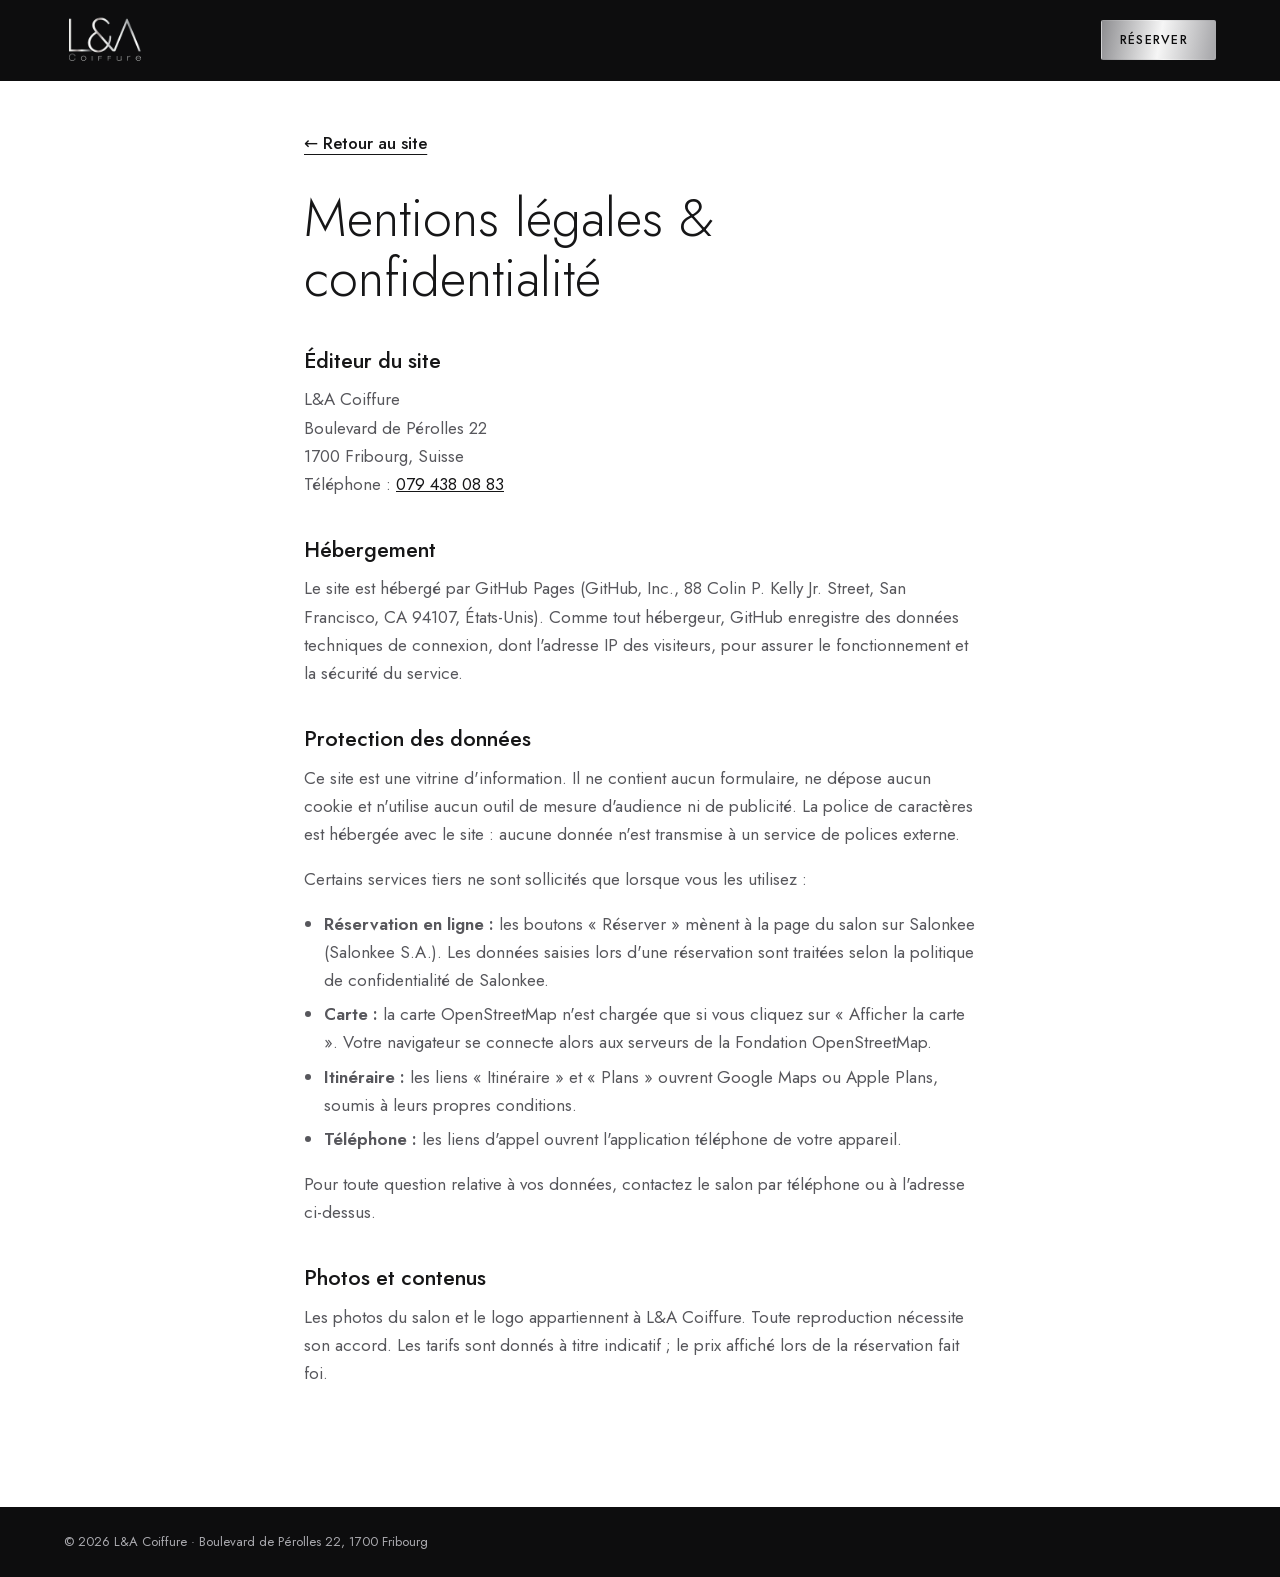
<file: mentions-legales.html>
<!doctype html>
<html lang="fr-CH">
<head>
  <meta charset="utf-8">
  <meta name="viewport" content="width=device-width, initial-scale=1">
  <title>Mentions légales et confidentialité – L&amp;A Coiffure, Fribourg</title>
  <meta name="description" content="Mentions légales et informations sur la protection des données du site de L&amp;A Coiffure, salon de coiffure à Fribourg.">
  <meta name="robots" content="noindex, follow">
  <meta name="theme-color" content="#0d0d0e">
  <link rel="preload" href="assets/fonts/jost-latin.woff2" as="font" type="font/woff2" crossorigin>
  <link rel="stylesheet" href="css/style.css">
  <link rel="icon" href="favicon-32.png" sizes="32x32" type="image/png">
  <link rel="apple-touch-icon" href="apple-touch-icon.png">
</head>
<body>
  <a class="skip-link" href="#contenu">Aller au contenu</a>

  <header class="site-header">
    <div class="container site-header__inner">
      <a class="brand" href="./" aria-label="L&amp;A Coiffure, page d'accueil">
        <img class="brand__logo" src="assets/images/logo-la-coiffure.png" width="400" height="244" alt="L&amp;A Coiffure">
      </a>
      <div class="site-header__actions">
        <a class="btn btn--silver btn--sm" href="https://salonkee.ch/salon/la-coiffure" target="_blank" rel="noopener">
          Réserver<span class="visually-hidden"> en ligne sur Salonkee (nouvel onglet)</span>
        </a>
      </div>
    </div>
  </header>

  <main id="contenu" class="legal">
    <div class="container legal__inner">
      <a class="text-link back-link" href="./">← Retour au site</a>
      <h1>Mentions légales &amp; confidentialité</h1>

      <h2>Éditeur du site</h2>
      <p>
        L&amp;A Coiffure<br>
        Boulevard de Pérolles 22<br>
        1700 Fribourg, Suisse<br>
        Téléphone : <a href="tel:+41794380883">079 438 08 83</a>
      </p>

      <h2>Hébergement</h2>
      <p>Le site est hébergé par GitHub Pages (GitHub, Inc., 88 Colin P. Kelly Jr. Street, San Francisco, CA 94107, États-Unis). Comme tout hébergeur, GitHub enregistre des données techniques de connexion, dont l'adresse IP des visiteurs, pour assurer le fonctionnement et la sécurité du service.</p>

      <h2>Protection des données</h2>
      <p>Ce site est une vitrine d'information. Il ne contient aucun formulaire, ne dépose aucun cookie et n'utilise aucun outil de mesure d'audience ni de publicité. La police de caractères est hébergée avec le site : aucune donnée n'est transmise à un service de polices externe.</p>
      <p>Certains services tiers ne sont sollicités que lorsque vous les utilisez :</p>
      <ul>
        <li><strong>Réservation en ligne :</strong> les boutons « Réserver » mènent à la page du salon sur Salonkee (Salonkee S.A.). Les données saisies lors d'une réservation sont traitées selon la politique de confidentialité de Salonkee.</li>
        <li><strong>Carte :</strong> la carte OpenStreetMap n'est chargée que si vous cliquez sur « Afficher la carte ». Votre navigateur se connecte alors aux serveurs de la Fondation OpenStreetMap.</li>
        <li><strong>Itinéraire :</strong> les liens « Itinéraire » et « Plans » ouvrent Google Maps ou Apple Plans, soumis à leurs propres conditions.</li>
        <li><strong>Téléphone :</strong> les liens d'appel ouvrent l'application téléphone de votre appareil.</li>
      </ul>
      <p>Pour toute question relative à vos données, contactez le salon par téléphone ou à l'adresse ci-dessus.</p>

      <h2>Photos et contenus</h2>
      <p>Les photos du salon et le logo appartiennent à L&amp;A Coiffure. Toute reproduction nécessite son accord. Les tarifs sont donnés à titre indicatif ; le prix affiché lors de la réservation fait foi.</p>
    </div>
  </main>

  <footer class="site-footer site-footer--compact">
    <div class="container site-footer__bottom">
      <p>© <span data-year>2026</span> L&amp;A Coiffure · Boulevard de Pérolles 22, 1700 Fribourg</p>
    </div>
  </footer>

  <script src="js/main.js" defer></script>
</body>
</html>
</file>
<file: css/style.css>
/* ==========================================================================
   L&A Coiffure — feuille de style
   Approche mobile-first. Les réglages de design sont centralisés dans :root.
   ========================================================================== */

@font-face {
  font-family: "Jost";
  src: url("../assets/fonts/jost-latin.woff2") format("woff2");
  font-weight: 300 600;
  font-style: normal;
  font-display: swap;
}

:root {
  /* Couleurs — noir et argent du logo, blanc du salon */
  --ink: #0d0d0e;
  --ink-2: #161618;
  --ink-3: #222225;
  --on-ink: #f4f4f2;
  --on-ink-muted: #a9a9ae;
  --line-on-ink: rgba(255, 255, 255, 0.14);

  --paper: #ffffff;
  --paper-2: #f4f3f0;
  --text: #161617;
  --text-muted: #57575c;
  --line: #dcdad5;

  --silver: linear-gradient(100deg, #8e8e91 0%, #f6f6f6 24%, #a8a8ab 46%, #ffffff 63%, #8b8b8e 84%, #d6d6d8 100%);
  --silver-solid: #d9d9db;

  --focus-dark: #ffffff;
  --focus-light: #0d0d0e;

  /* Typographie */
  --font: "Jost", "Avenir Next", "Century Gothic", "Segoe UI", system-ui, sans-serif;
  --fs-body: 1.0625rem;
  --fs-small: 0.9375rem;
  --fs-xs: 0.8125rem;
  --fs-h1: clamp(2.6rem, 9vw, 5.25rem);
  --fs-h2: clamp(2rem, 6vw, 3.25rem);
  --fs-h3: 1.25rem;

  /* Espacements */
  --gutter: 1.25rem;
  --section-y: clamp(4rem, 11vw, 7.5rem);
  --radius: 2px;
  --container: 76rem;
  --header-h: 4.25rem;

  --ease: cubic-bezier(0.22, 0.61, 0.36, 1);
}

@media (min-width: 768px) {
  :root { --gutter: 2rem; --header-h: 5rem; }
}

/* ---------- Base ---------- */
*, *::before, *::after { box-sizing: border-box; }

html {
  -webkit-text-size-adjust: 100%;
  text-size-adjust: 100%;
  scroll-behavior: smooth;
  scroll-padding-top: calc(var(--header-h) + 1rem);
}

body {
  margin: 0;
  font-family: var(--font);
  font-size: var(--fs-body);
  font-weight: 400;
  line-height: 1.65;
  color: var(--text);
  background: var(--ink);
  -webkit-font-smoothing: antialiased;
  -moz-osx-font-smoothing: grayscale;
  overflow-x: hidden;
}

img { display: block; max-width: 100%; height: auto; }
picture { display: contents; }
figure { margin: 0; }
h1, h2, h3, h4 { margin: 0; font-weight: 400; line-height: 1.15; }
p { margin: 0 0 1em; }
p:last-child { margin-bottom: 0; }
ul { margin: 0; padding: 0; list-style: none; }
address { font-style: normal; }
a { color: inherit; }
button { font: inherit; color: inherit; }

.sprite { position: absolute; width: 0; height: 0; overflow: hidden; }

.icon {
  width: 1.25em;
  height: 1.25em;
  flex: none;
  vertical-align: -0.25em;
}

.visually-hidden {
  position: absolute !important;
  width: 1px; height: 1px;
  margin: -1px; padding: 0;
  overflow: hidden;
  clip: rect(0 0 0 0);
  white-space: nowrap;
  border: 0;
}

.nowrap { white-space: nowrap; }

.skip-link {
  position: absolute;
  top: 0.75rem; left: 0.75rem;
  z-index: 100;
  padding: 0.75rem 1.25rem;
  background: var(--paper);
  color: var(--text);
  font-weight: 500;
  transform: translateY(-200%);
}
.skip-link:focus { transform: none; }

:focus-visible {
  outline: 2px solid var(--focus-light);
  outline-offset: 3px;
}
.site-header :focus-visible,
.hero :focus-visible,
.section--dark :focus-visible,
.cta-final :focus-visible,
.site-footer :focus-visible,
.action-bar :focus-visible,
.mobile-menu :focus-visible {
  outline-color: var(--focus-dark);
}

.container {
  width: 100%;
  max-width: var(--container);
  margin-inline: auto;
  padding-inline: var(--gutter);
}

/* Texte argenté (dégradé du logo) */
.silver { color: var(--silver-solid); }
@supports ((-webkit-background-clip: text) or (background-clip: text)) {
  .silver {
    background: var(--silver);
    background-size: 200% 100%;
    -webkit-background-clip: text;
    background-clip: text;
    color: transparent;
  }
}

.eyebrow {
  display: flex;
  align-items: center;
  gap: 0.9rem;
  margin-bottom: 1.25rem;
  font-size: var(--fs-xs);
  font-weight: 500;
  letter-spacing: 0.22em;
  text-transform: uppercase;
  color: var(--on-ink-muted);
}
.eyebrow::before {
  content: "";
  flex: none;
  width: 1.5rem;
  height: 1px;
  background: currentColor;
}
@media (min-width: 768px) {
  .eyebrow { letter-spacing: 0.32em; }
  .eyebrow::before { width: 2.25rem; }
}
.eyebrow--dark { color: var(--text-muted); }

.section-title {
  font-size: var(--fs-h2);
  font-weight: 300;
  letter-spacing: -0.01em;
  margin-bottom: 1.25rem;
}

.section-intro { color: var(--text-muted); max-width: 38rem; }

/* ---------- Boutons ---------- */
.btn {
  display: inline-flex;
  align-items: center;
  justify-content: center;
  gap: 0.6rem;
  min-height: 3rem;
  padding: 0.8rem 1.5rem;
  border: 1px solid transparent;
  border-radius: var(--radius);
  font-size: 0.875rem;
  font-weight: 500;
  letter-spacing: 0.1em;
  text-transform: uppercase;
  text-decoration: none;
  line-height: 1.2;
  text-align: center;
  cursor: pointer;
  transition: background-position 0.6s var(--ease), background-color 0.25s, color 0.25s, border-color 0.25s, transform 0.25s var(--ease);
}
.btn:active { transform: translateY(1px); }
.btn--sm { min-height: 2.5rem; padding: 0.55rem 1.1rem; font-size: 0.78rem; }
.btn--lg { min-height: 3.5rem; padding: 1rem 1.9rem; }
.btn--block { width: 100%; }

/* Très petits écrans (320 px) : les libellés restent sur une ligne */
@media (max-width: 359px) {
  .btn { letter-spacing: 0.04em; padding-inline: 1rem; gap: 0.5rem; }
  .btn--sm { padding-inline: 0.8rem; }
}

.btn--silver {
  color: var(--ink);
  background: var(--silver);
  background-size: 220% 100%;
  background-position: 0% 50%;
}
.btn--silver:hover { background-position: 100% 50%; }

.btn--ghost {
  color: var(--on-ink);
  border-color: var(--line-on-ink);
  background: transparent;
}
.btn--ghost:hover { border-color: var(--on-ink); background: rgba(255, 255, 255, 0.06); }

.btn--dark { color: var(--on-ink); background: var(--ink); }
.btn--dark:hover { background: var(--ink-3); }

.btn--outline { color: var(--text); border-color: var(--text); background: transparent; }
.btn--outline:hover { background: var(--text); color: var(--paper); }

.text-link {
  display: inline-flex;
  align-items: center;
  gap: 0.45rem;
  font-weight: 500;
  text-decoration: underline;
  text-decoration-thickness: 1px;
  text-underline-offset: 0.3em;
}
.text-link:hover { text-decoration-thickness: 2px; }
.text-link .icon { width: 1.05em; height: 1.05em; }

/* Cadre filet — rappel du cadre du logo */
.frame { position: relative; }
.frame::after {
  content: "";
  position: absolute;
  inset: 0.75rem;
  border: 1px solid rgba(255, 255, 255, 0.55);
  pointer-events: none;
}

/* ---------- En-tête ---------- */
.site-header {
  position: sticky;
  top: 0;
  z-index: 50;
  background: var(--ink);
  color: var(--on-ink);
  border-bottom: 1px solid transparent;
  transition: border-color 0.3s;
}
.site-header.is-scrolled { border-bottom-color: var(--line-on-ink); }

.site-header__inner {
  display: flex;
  align-items: center;
  justify-content: space-between;
  gap: 1rem;
  height: var(--header-h);
}

.brand { display: block; flex: none; }
.brand__logo {
  width: auto;
  height: 2.6rem;
}

.main-nav { display: none; }

.site-header__actions { display: flex; align-items: center; gap: 0.5rem; }

.menu-toggle {
  display: inline-grid;
  place-items: center;
  width: 2.75rem;
  height: 2.75rem;
  padding: 0;
  border: 1px solid var(--line-on-ink);
  border-radius: var(--radius);
  background: transparent;
  cursor: pointer;
}
.menu-toggle__bars,
.menu-toggle__bars::before,
.menu-toggle__bars::after {
  display: block;
  width: 1.1rem;
  height: 1px;
  background: currentColor;
  transition: transform 0.3s var(--ease), background-color 0.2s;
}
.menu-toggle__bars { position: relative; }
.menu-toggle__bars::before,
.menu-toggle__bars::after { content: ""; position: absolute; left: 0; }
.menu-toggle__bars::before { top: -6px; }
.menu-toggle__bars::after { top: 6px; }
.menu-toggle[aria-expanded="true"] .menu-toggle__bars { background: transparent; }
.menu-toggle[aria-expanded="true"] .menu-toggle__bars::before { transform: translateY(6px) rotate(45deg); }
.menu-toggle[aria-expanded="true"] .menu-toggle__bars::after { transform: translateY(-6px) rotate(-45deg); }

.mobile-menu {
  position: fixed;
  inset: var(--header-h) 0 0 0;
  z-index: 49;
  display: flex;
  flex-direction: column;
  justify-content: space-between;
  gap: 2rem;
  padding: 2rem var(--gutter) calc(2rem + env(safe-area-inset-bottom));
  background: var(--ink);
  overflow-y: auto;
}
.mobile-menu[hidden] { display: none; }
.mobile-menu__list { border-top: 1px solid var(--line-on-ink); }
.mobile-menu__list a {
  display: block;
  padding: 1.05rem 0;
  border-bottom: 1px solid var(--line-on-ink);
  font-size: 1.6rem;
  font-weight: 300;
  text-decoration: none;
}
.mobile-menu__footer { display: grid; gap: 0.75rem; }
.mobile-menu__address { margin: 0.5rem 0 0; font-size: var(--fs-small); color: var(--on-ink-muted); text-align: center; }

body.menu-open { overflow: hidden; }

@media (min-width: 1024px) {
  .menu-toggle, .mobile-menu { display: none !important; }
  .brand__logo { height: 3.1rem; }
  .main-nav { display: block; }
  .main-nav__list { display: flex; gap: 2.25rem; }
  .main-nav__list a {
    position: relative;
    padding-block: 0.5rem;
    font-size: 0.9rem;
    letter-spacing: 0.06em;
    text-decoration: none;
    color: var(--on-ink-muted);
    transition: color 0.2s;
  }
  .main-nav__list a::after {
    content: "";
    position: absolute;
    left: 0; right: 0; bottom: 0;
    height: 1px;
    background: var(--silver);
    transform: scaleX(0);
    transform-origin: left;
    transition: transform 0.35s var(--ease);
  }
  .main-nav__list a:hover,
  .main-nav__list a.is-active { color: var(--on-ink); }
  .main-nav__list a:hover::after,
  .main-nav__list a.is-active::after { transform: scaleX(1); }
}

/* ---------- Accueil ---------- */
.hero {
  position: relative;
  padding-block: 2.5rem 2rem;
  color: var(--on-ink);
  background:
    radial-gradient(60rem 30rem at 85% -10%, rgba(255, 255, 255, 0.07), transparent 60%),
    var(--ink);
  overflow: hidden;
}

.hero__grid { display: grid; gap: 2.5rem; }

.hero__title {
  font-size: var(--fs-h1);
  font-weight: 300;
  letter-spacing: -0.02em;
  line-height: 1.02;
  margin-bottom: 1.5rem;
}
/* marge interne : évite que le dégradé coupe les jambages (g, p) */
.hero__title .silver { display: block; padding-bottom: 0.14em; margin-bottom: -0.14em; }

.hero__lead {
  max-width: 34rem;
  font-size: 1.125rem;
  color: var(--on-ink-muted);
  margin-bottom: 2rem;
}

.hero__actions { display: grid; gap: 0.75rem; }

.hero__note {
  margin-top: 1.25rem;
  font-size: var(--fs-small);
  color: var(--on-ink-muted);
}

.hero__media { position: relative; margin-inline: calc(var(--gutter) * -1); }
.hero__media img {
  width: 100%;
  aspect-ratio: 4 / 3;
  object-fit: cover;
  object-position: 50% 60%;
}

.rating-badge {
  position: absolute;
  left: var(--gutter);
  bottom: -1.25rem;
  display: flex;
  align-items: center;
  gap: 0.9rem;
  padding: 0.85rem 1.1rem;
  background: var(--ink);
  border: 1px solid var(--line-on-ink);
  color: var(--on-ink);
  text-decoration: none;
  transition: border-color 0.25s;
}
.rating-badge:hover { border-color: var(--on-ink-muted); }
.rating-badge__score { font-size: 2rem; font-weight: 300; line-height: 1; }
.rating-badge__max { font-size: 1rem; color: var(--on-ink-muted); }
.rating-badge__text { display: grid; gap: 0.2rem; font-size: var(--fs-xs); letter-spacing: 0.04em; color: var(--on-ink-muted); }

.stars { display: inline-flex; gap: 2px; color: var(--silver-solid); }
.stars svg { width: 0.9rem; height: 0.9rem; }

.facts {
  display: grid;
  gap: 0;
  margin-top: 3.5rem;
  border-top: 1px solid var(--line-on-ink);
}
.facts__item {
  display: flex;
  align-items: flex-start;
  gap: 0.9rem;
  padding: 1.1rem 0;
  border-bottom: 1px solid var(--line-on-ink);
}
.facts__item .icon { margin-top: 0.15rem; color: var(--silver-solid); }
.facts__label {
  display: block;
  font-size: 0.72rem;
  letter-spacing: 0.24em;
  text-transform: uppercase;
  color: var(--on-ink-muted);
}
.facts__value { display: block; font-size: 1rem; }

@media (min-width: 560px) {
  .hero__actions { display: flex; flex-wrap: wrap; }
}

@media (min-width: 768px) {
  .hero { padding-top: 4rem; }
  .hero__media { margin-inline: 0; }
  .facts { grid-template-columns: repeat(3, 1fr); border-bottom: 1px solid var(--line-on-ink); }
  .facts__item { padding: 1.5rem 1.5rem 1.5rem 0; border-bottom: 0; }
  .facts__item + .facts__item { padding-left: 1.5rem; border-left: 1px solid var(--line-on-ink); }
}

@media (min-width: 1024px) {
  .hero { padding-block: 5rem 3rem; }
  .hero__grid {
    grid-template-columns: minmax(0, 1.15fr) minmax(0, 0.85fr);
    align-items: center;
    gap: 4rem;
  }
  .hero__media img { aspect-ratio: 4 / 5; object-position: 50% 50%; }
  .rating-badge { left: -2.5rem; bottom: 2.5rem; }
  .facts { margin-top: 5rem; }
}

/* ---------- Sections ---------- */
.section { padding-block: var(--section-y); }
.section--light { background: var(--paper); }
.section--paper { background: var(--paper-2); }
.section--dark { background: var(--ink); color: var(--on-ink); }

.section-head { margin-bottom: 2.5rem; }

/* ---------- Le salon ---------- */
.salon { display: grid; gap: 2.5rem; }
.salon__text p { color: var(--text-muted); max-width: 36rem; }
.salon__text p:first-of-type { color: var(--text); font-size: 1.125rem; }

.salon__gallery {
  display: grid;
  grid-template-columns: 1fr 1fr;
  gap: 0.75rem;
}
.salon__main { grid-column: 1 / -1; }
.salon__main img,
.salon__thumb img { width: 100%; height: 100%; object-fit: cover; }
.salon__thumb img { aspect-ratio: 4 / 3; }

.frame--dark::after { border-color: rgba(255, 255, 255, 0.7); }

.pillars {
  display: grid;
  gap: 2rem;
  margin-top: 4rem;
  padding-top: 2.5rem;
  border-top: 1px solid var(--line);
}
.pillar { position: relative; }
.pillar__mark {
  display: block;
  width: 1.4rem;
  height: 1.1rem;
  margin-bottom: 1rem;
  background: var(--text);
  clip-path: polygon(50% 0, 100% 100%, 88% 100%, 50% 22%, 12% 100%, 0 100%); /* le « Λ » du logo */
}
.pillar__title { font-size: var(--fs-h3); font-weight: 500; margin-bottom: 0.5rem; }
.pillar p { color: var(--text-muted); }

@media (min-width: 768px) {
  .pillars { grid-template-columns: repeat(3, 1fr); gap: 2.5rem; }
}

@media (min-width: 1024px) {
  .salon {
    grid-template-columns: minmax(0, 0.9fr) minmax(0, 1.1fr);
    gap: 5rem;
    align-items: center;
  }
  .salon__text { order: 2; }
  .salon__gallery { order: 1; }
}

/* ---------- Prestations & tarifs ---------- */
.tabs__list {
  position: relative;
  display: flex;
  gap: 0.5rem;
  margin: 0 calc(var(--gutter) * -1) 2rem;
  padding: 0 var(--gutter) 0.5rem;
  overflow-x: auto;
  scroll-snap-type: x proximity;
  scroll-padding-inline: var(--gutter);
  scrollbar-width: none;
}
.tabs__list::-webkit-scrollbar { display: none; }
.tabs__list[hidden] { display: none; }

.tabs__tab {
  flex: none;
  scroll-snap-align: start;
  min-height: 2.75rem;
  padding: 0.6rem 1.15rem;
  border: 1px solid var(--line);
  border-radius: var(--radius);
  background: var(--paper);
  font-size: var(--fs-small);
  font-weight: 500;
  white-space: nowrap;
  color: var(--text);
  cursor: pointer;
  transition: background-color 0.2s, color 0.2s, border-color 0.2s;
}
.tabs__tab:hover { border-color: var(--text); }
.tabs__tab[aria-selected="true"] { background: var(--ink); border-color: var(--ink); color: var(--on-ink); }

.tabs__panel + .tabs__panel { margin-top: 3rem; }
.js .tabs.is-ready .tabs__panel + .tabs__panel { margin-top: 0; }
.tabs__panel[hidden] { display: none; }
.tabs__panel:focus-visible { outline-offset: 6px; }

.panel-title {
  font-size: 1.5rem;
  font-weight: 300;
  margin-bottom: 1.25rem;
}
.js .tabs.is-ready .panel-title {
  position: absolute; width: 1px; height: 1px; overflow: hidden; clip: rect(0 0 0 0); white-space: nowrap;
}
.panel-intro { color: var(--text-muted); margin-bottom: 1.25rem; }

.svc-list {
  display: grid;
  gap: 1px;
  background: var(--line);
  border: 1px solid var(--line);
}

.svc {
  display: flex;
  flex-direction: column;
  gap: 0.6rem;
  padding: 1.35rem 1.25rem;
  background: var(--paper);
}
.svc--highlight { background: #fbfaf7; }

.svc__head {
  display: flex;
  align-items: baseline;
  justify-content: space-between;
  gap: 1rem;
}
.svc__name { font-size: 1.125rem; font-weight: 500; line-height: 1.3; }
.svc__price {
  flex: none;
  margin: 0;
  font-size: 1.0625rem;
  font-weight: 500;
  white-space: nowrap;
  font-variant-numeric: tabular-nums;
}
.svc__from { font-size: var(--fs-xs); font-weight: 400; color: var(--text-muted); }
.svc__desc { margin: 0; font-size: var(--fs-small); color: var(--text-muted); }
.svc__meta {
  display: flex;
  align-items: center;
  gap: 0.4rem;
  margin: 0;
  font-size: var(--fs-xs);
  letter-spacing: 0.02em;
  color: var(--text-muted);
}
.svc__meta .icon { width: 1rem; height: 1rem; }
.svc__note { margin: 0; font-size: var(--fs-xs); color: var(--text-muted); }

.variants {
  display: flex;
  flex-wrap: wrap;
  gap: 1px;
  margin-top: 0.35rem;
  background: var(--line);
  border: 1px solid var(--line);
}
.variants li {
  flex: 1 1 6.75rem;
  display: flex;
  flex-direction: column;
  gap: 0.1rem;
  padding: 0.5rem 0.7rem;
  background: var(--paper);
}
.variants span { font-size: 0.75rem; letter-spacing: 0.02em; color: var(--text-muted); }
.variants b { font-weight: 500; font-variant-numeric: tabular-nums; }

.prices-footer {
  display: grid;
  gap: 1.5rem;
  margin-top: 2.5rem;
}
.prices-footer__note { margin: 0; font-size: var(--fs-small); color: var(--text-muted); max-width: 40rem; }

@media (min-width: 768px) {
  .tabs__list { flex-wrap: wrap; margin-inline: 0; padding-inline: 0; overflow: visible; }
  .svc-list { grid-template-columns: 1fr 1fr; }
  .svc-list > .svc:last-child:nth-child(odd) { grid-column: 1 / -1; }
  .svc { padding: 1.6rem 1.75rem; }
  .prices-footer { grid-template-columns: 1fr auto; align-items: center; }
}

/* ---------- Avis ---------- */
.reviews { display: grid; gap: 3rem; }
.reviews__lead { color: var(--on-ink-muted); max-width: 26rem; }

.histogram { display: grid; gap: 0.55rem; margin: 2rem 0; max-width: 26rem; }
.histogram__row { display: grid; grid-template-columns: 4.75rem 1fr; align-items: center; gap: 0.9rem; }
.histogram dt { font-size: var(--fs-xs); color: var(--on-ink-muted); }
.histogram dd { display: flex; align-items: center; gap: 0.75rem; margin: 0; }
.histogram__bar {
  position: relative;
  flex: 1;
  height: 4px;
  background: var(--ink-3);
  overflow: hidden;
}
.histogram__bar::after {
  content: "";
  position: absolute;
  inset: 0 auto 0 0;
  width: var(--v);
  min-width: 0;
  background: var(--silver);
}
.histogram__count { width: 2rem; font-size: var(--fs-xs); text-align: right; font-variant-numeric: tabular-nums; }

.subscores {
  display: grid;
  grid-template-columns: repeat(3, 1fr);
  margin: 0;
  border-top: 1px solid var(--line-on-ink);
  max-width: 26rem;
}
.subscores div { padding-top: 1rem; }
.subscores dt { font-size: 0.72rem; letter-spacing: 0.18em; text-transform: uppercase; color: var(--on-ink-muted); }
.subscores dd { margin: 0.2rem 0 0; font-size: 1.75rem; font-weight: 300; }

.reviews__quotes { display: grid; gap: 1rem; align-content: start; }
.quote {
  position: relative;
  padding: 1.5rem 1.5rem 1.5rem;
  border: 1px solid var(--line-on-ink);
  background: var(--ink-2);
}
.quote::before {
  content: "«";
  display: block;
  height: 1.6rem;
  margin-bottom: 0.5rem;
  font-size: 2.75rem;
  font-weight: 300;
  line-height: 1;
  color: var(--on-ink-muted);
}
.quote blockquote { margin: 0 0 1rem; }
.quote blockquote p { font-size: 1.2rem; font-weight: 300; line-height: 1.5; }
.quote figcaption { font-size: var(--fs-xs); letter-spacing: 0.06em; color: var(--on-ink-muted); }

.reviews__source { margin-top: 0.75rem; font-size: var(--fs-small); color: var(--on-ink-muted); }
.reviews__source .text-link { color: var(--on-ink); margin-top: 0.25rem; }

@media (min-width: 1024px) {
  .reviews { grid-template-columns: minmax(0, 0.85fr) minmax(0, 1.15fr); gap: 5rem; align-items: start; }
  .reviews__summary { position: sticky; top: calc(var(--header-h) + 2rem); }
}

/* ---------- Infos pratiques ---------- */
.practical { display: grid; gap: 1.25rem; }
.practical__col { display: grid; gap: 1.25rem; align-content: start; }

.card {
  padding: 1.5rem 1.25rem;
  border: 1px solid var(--line);
  background: var(--paper);
}
.card--flush { padding: 0; overflow: hidden; }
.card__head { display: flex; flex-wrap: wrap; align-items: center; justify-content: space-between; gap: 0.75rem; margin-bottom: 1rem; }
.card__head .card__title { margin-bottom: 0; }
.card__title {
  display: flex;
  align-items: center;
  gap: 0.6rem;
  font-size: var(--fs-h3);
  font-weight: 500;
  margin-bottom: 1rem;
}
.card__small { margin-top: 1rem; font-size: var(--fs-xs); color: var(--text-muted); }

.status {
  display: inline-flex;
  align-items: center;
  gap: 0.5rem;
  margin: 0;
  padding: 0.3rem 0.75rem;
  border: 1px solid var(--line);
  font-size: var(--fs-xs);
  font-weight: 500;
}
.status::before {
  content: "";
  width: 0.5rem;
  height: 0.5rem;
  border-radius: 50%;
  background: #8a8a8f;
}
.status.is-open::before { background: #2f8a4c; }

.hours { width: 100%; border-collapse: collapse; font-variant-numeric: tabular-nums; }
.hours th, .hours td { padding: 0.7rem 0; border-bottom: 1px solid var(--line); text-align: left; font-weight: 400; }
.hours td { text-align: right; }
.hours tr:last-child th, .hours tr:last-child td { border-bottom: 0; }
.hours tr.is-today th, .hours tr.is-today td { font-weight: 600; }
.hours tr.is-today th::after {
  content: "Aujourd'hui";
  margin-left: 0.6rem;
  padding: 0.1rem 0.45rem;
  font-size: 0.68rem;
  font-weight: 500;
  letter-spacing: 0.12em;
  text-transform: uppercase;
  background: var(--ink);
  color: var(--on-ink);
  vertical-align: 0.15em;
}

.checklist { display: grid; gap: 1rem; }
.checklist li { display: flex; gap: 0.85rem; font-size: var(--fs-small); color: var(--text-muted); }
.checklist .icon { margin-top: 0.1rem; color: var(--text); }
.checklist strong { color: var(--text); font-weight: 600; }

.access__photo { position: relative; }
.access__photo img { width: 100%; aspect-ratio: 16 / 10; object-fit: cover; }
.access__photo figcaption {
  padding: 0.75rem 1.25rem;
  font-size: var(--fs-xs);
  color: var(--text-muted);
  border-bottom: 1px solid var(--line);
}
.access__body { padding: 1.5rem 1.25rem; }
.access__address { font-size: 1.125rem; line-height: 1.6; }
.access__phone { margin: 0.75rem 0 1.5rem; }
.access__phone a { font-size: 1.25rem; font-weight: 500; text-decoration: none; border-bottom: 1px solid currentColor; }
.access__actions { display: flex; flex-wrap: wrap; gap: 0.75rem; }
.access__actions .btn { flex: 1 1 10rem; }

.map {
  display: grid;
  gap: 0.9rem;
  justify-items: start;
  margin-top: 1.5rem;
  padding: 1.25rem;
  background: var(--paper-2);
  border: 1px dashed var(--line);
}
.map__text { margin: 0; font-size: var(--fs-xs); color: var(--text-muted); }
.map.is-loaded { padding: 0; border: 0; background: none; }
.map iframe { display: block; width: 100%; height: 18rem; border: 1px solid var(--line); }

@media (min-width: 768px) {
  .card { padding: 2rem; }
  .access__body { padding: 2rem; }
  .access__photo figcaption { padding-inline: 2rem; }
}
@media (min-width: 1024px) {
  .practical { grid-template-columns: 1fr 1fr; gap: 1.5rem; }
}

/* ---------- Appel à l'action final ---------- */
.cta-final {
  padding-block: var(--section-y);
  text-align: center;
  color: var(--on-ink);
  background:
    radial-gradient(40rem 20rem at 50% 120%, rgba(255, 255, 255, 0.08), transparent 70%),
    var(--ink);
  border-bottom: 1px solid var(--line-on-ink);
}
.cta-final__inner { display: grid; justify-items: center; }
.chevron {
  display: block;
  width: 2.4rem;
  height: 1.9rem;
  margin-bottom: 1.75rem;
  background: var(--silver);
  clip-path: polygon(50% 0, 100% 100%, 92% 100%, 50% 16%, 8% 100%, 0 100%);
}
.cta-final__title { font-size: var(--fs-h2); font-weight: 300; max-width: 40rem; margin-bottom: 1rem; }
.cta-final__title .silver { display: inline-block; padding-bottom: 0.14em; margin-bottom: -0.14em; }
.cta-final__text { color: var(--on-ink-muted); max-width: 32rem; margin-bottom: 2rem; }
.cta-final__actions { display: grid; gap: 0.75rem; width: 100%; max-width: 22rem; }

@media (min-width: 560px) {
  .cta-final__actions { display: flex; justify-content: center; max-width: none; }
}

/* ---------- Pied de page ---------- */
.site-footer {
  padding-top: 4rem;
  color: var(--on-ink-muted);
  background: var(--ink);
  font-size: var(--fs-small);
}
.site-footer__grid { display: grid; gap: 2.25rem; }
.site-footer__logo { width: 9.5rem; height: auto; margin-bottom: 0.5rem; }
.site-footer__title {
  margin-bottom: 0.85rem;
  font-size: 0.72rem;
  font-weight: 500;
  letter-spacing: 0.24em;
  text-transform: uppercase;
  color: var(--on-ink);
}
.site-footer a { text-decoration: none; }
.site-footer a:hover { color: var(--on-ink); text-decoration: underline; text-underline-offset: 0.25em; }
.site-footer__links { display: grid; gap: 0.5rem; }
.site-footer__bottom {
  margin-top: 3rem;
  padding-block: 1.5rem;
  border-top: 1px solid var(--line-on-ink);
  font-size: var(--fs-xs);
}

/* Pied de page réduit (page mentions légales) */
.site-footer--compact { padding-top: 0; }
.site-footer--compact .site-footer__bottom { margin-top: 0; border-top: 0; }

@media (min-width: 768px) {
  .site-footer__grid { grid-template-columns: repeat(2, 1fr); }
}
@media (min-width: 1024px) {
  .site-footer__grid { grid-template-columns: 1.2fr 1fr 1.2fr 1.2fr; }
}

/* ---------- Barre d'action mobile ---------- */
.action-bar {
  position: fixed;
  left: 0; right: 0; bottom: 0;
  z-index: 40;
  display: grid;
  grid-template-columns: 1.6fr 1fr;
  gap: 0.5rem;
  padding: 0.6rem var(--gutter) calc(0.6rem + env(safe-area-inset-bottom));
  background: var(--ink);
  border-top: 1px solid var(--line-on-ink);
  transform: translateY(110%);
  transition: transform 0.35s var(--ease);
}
.action-bar.is-visible { transform: none; }
.action-bar .btn { min-height: 3rem; padding-inline: 0.75rem; }

@media (min-width: 768px) {
  .action-bar { display: none; }
}

/* ---------- Apparition au défilement ---------- */
.reveal-ready .reveal {
  opacity: 0;
  transform: translateY(1.25rem);
  transition: opacity 0.8s var(--ease), transform 0.8s var(--ease);
}
.reveal-ready .reveal.is-visible { opacity: 1; transform: none; }

@media (prefers-reduced-motion: reduce) {
  html { scroll-behavior: auto; }
  *, *::before, *::after {
    transition-duration: 0.01ms !important;
    animation-duration: 0.01ms !important;
  }
  .reveal-ready .reveal { opacity: 1; transform: none; }
}

/* ---------- Page mentions légales ---------- */
.legal { padding-block: 3rem var(--section-y); background: var(--paper); }
.legal__inner { max-width: 46rem; }
.legal h1 { font-size: var(--fs-h2); font-weight: 300; margin-bottom: 2rem; }
.legal h2 { font-size: 1.35rem; font-weight: 500; margin: 2.5rem 0 0.75rem; }
.legal p, .legal li { color: var(--text-muted); }
.legal ul { list-style: disc; padding-left: 1.25rem; margin-bottom: 1em; }
.legal li + li { margin-top: 0.4rem; }
.legal a { color: var(--text); }
.legal .back-link { display: inline-flex; margin-bottom: 2rem; }

/* ---------- Impression ---------- */
@media print {
  .site-header, .action-bar, .cta-final, .map, .tabs__list, .skip-link { display: none !important; }
  body, .hero, .section--dark, .site-footer { background: #fff !important; color: #000 !important; }
  .tabs__panel[hidden] { display: block !important; }
  .reveal-ready .reveal { opacity: 1 !important; transform: none !important; }
}
</file>
